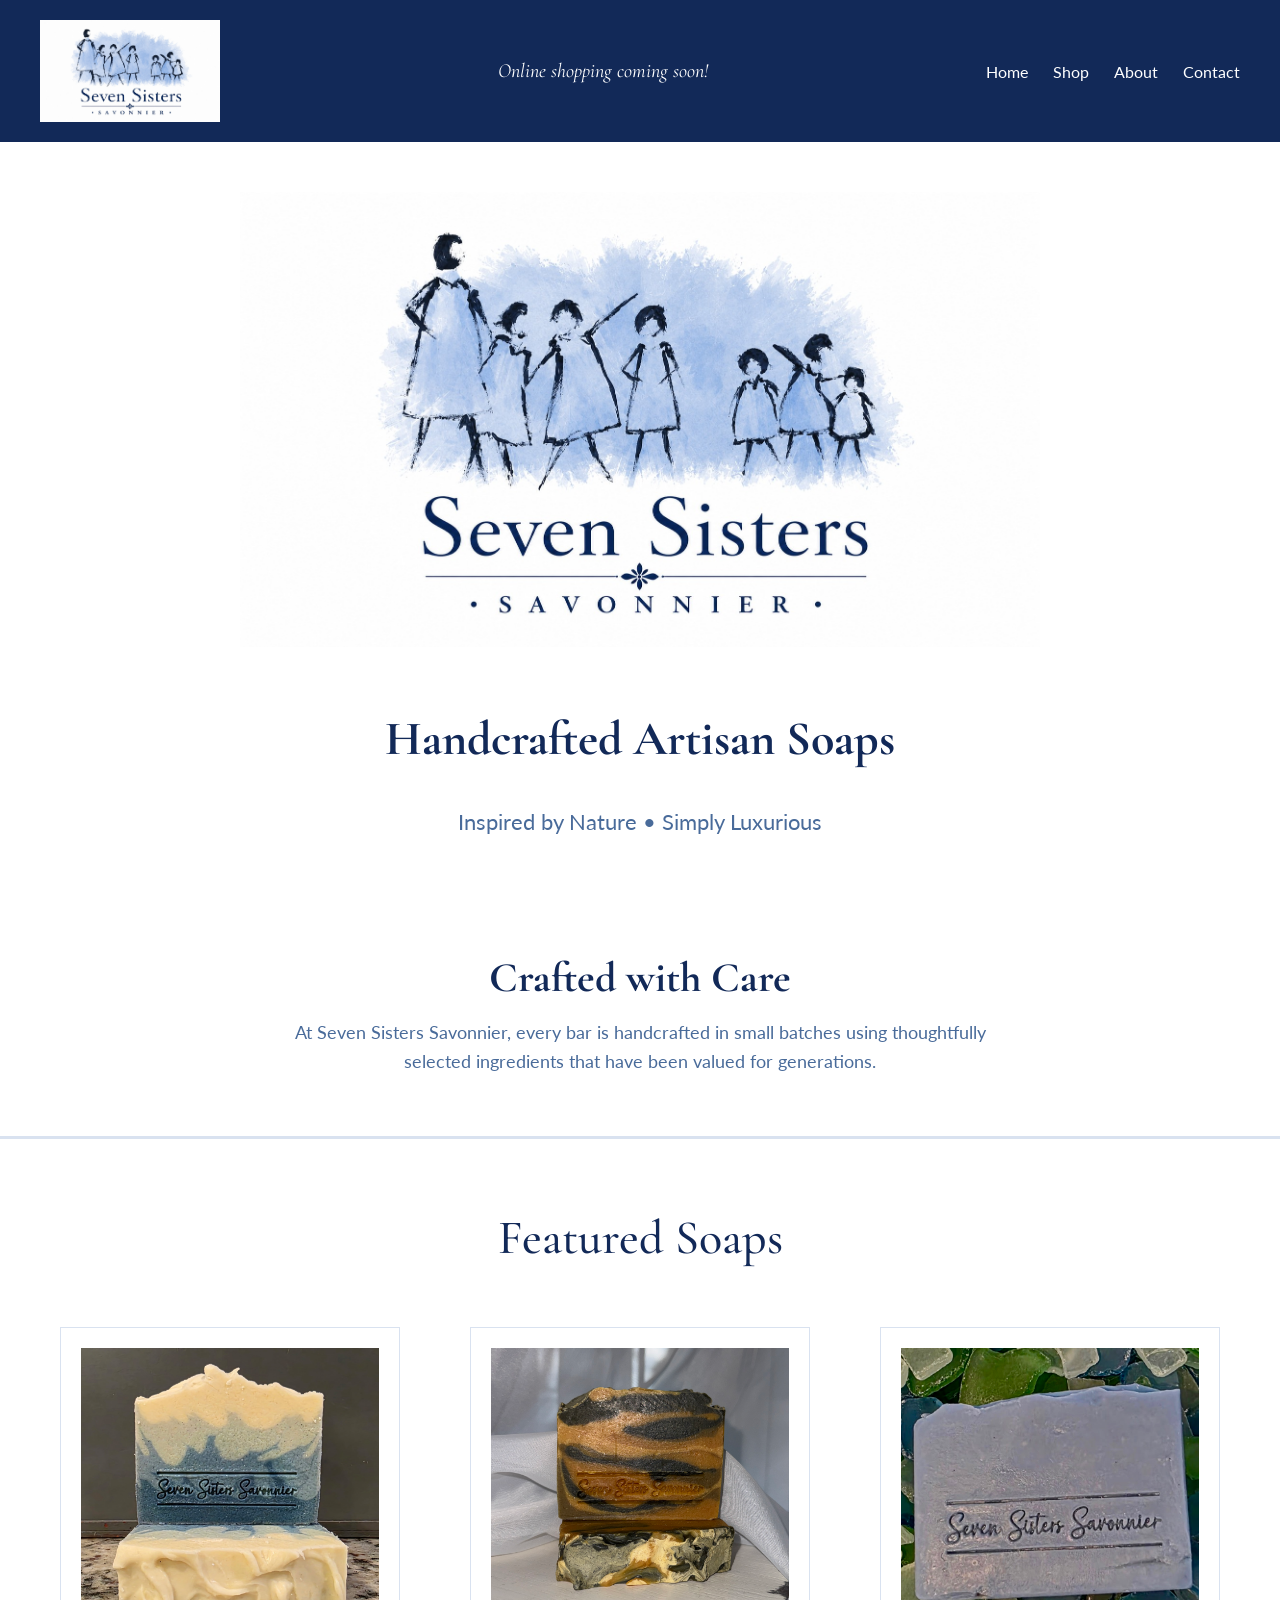
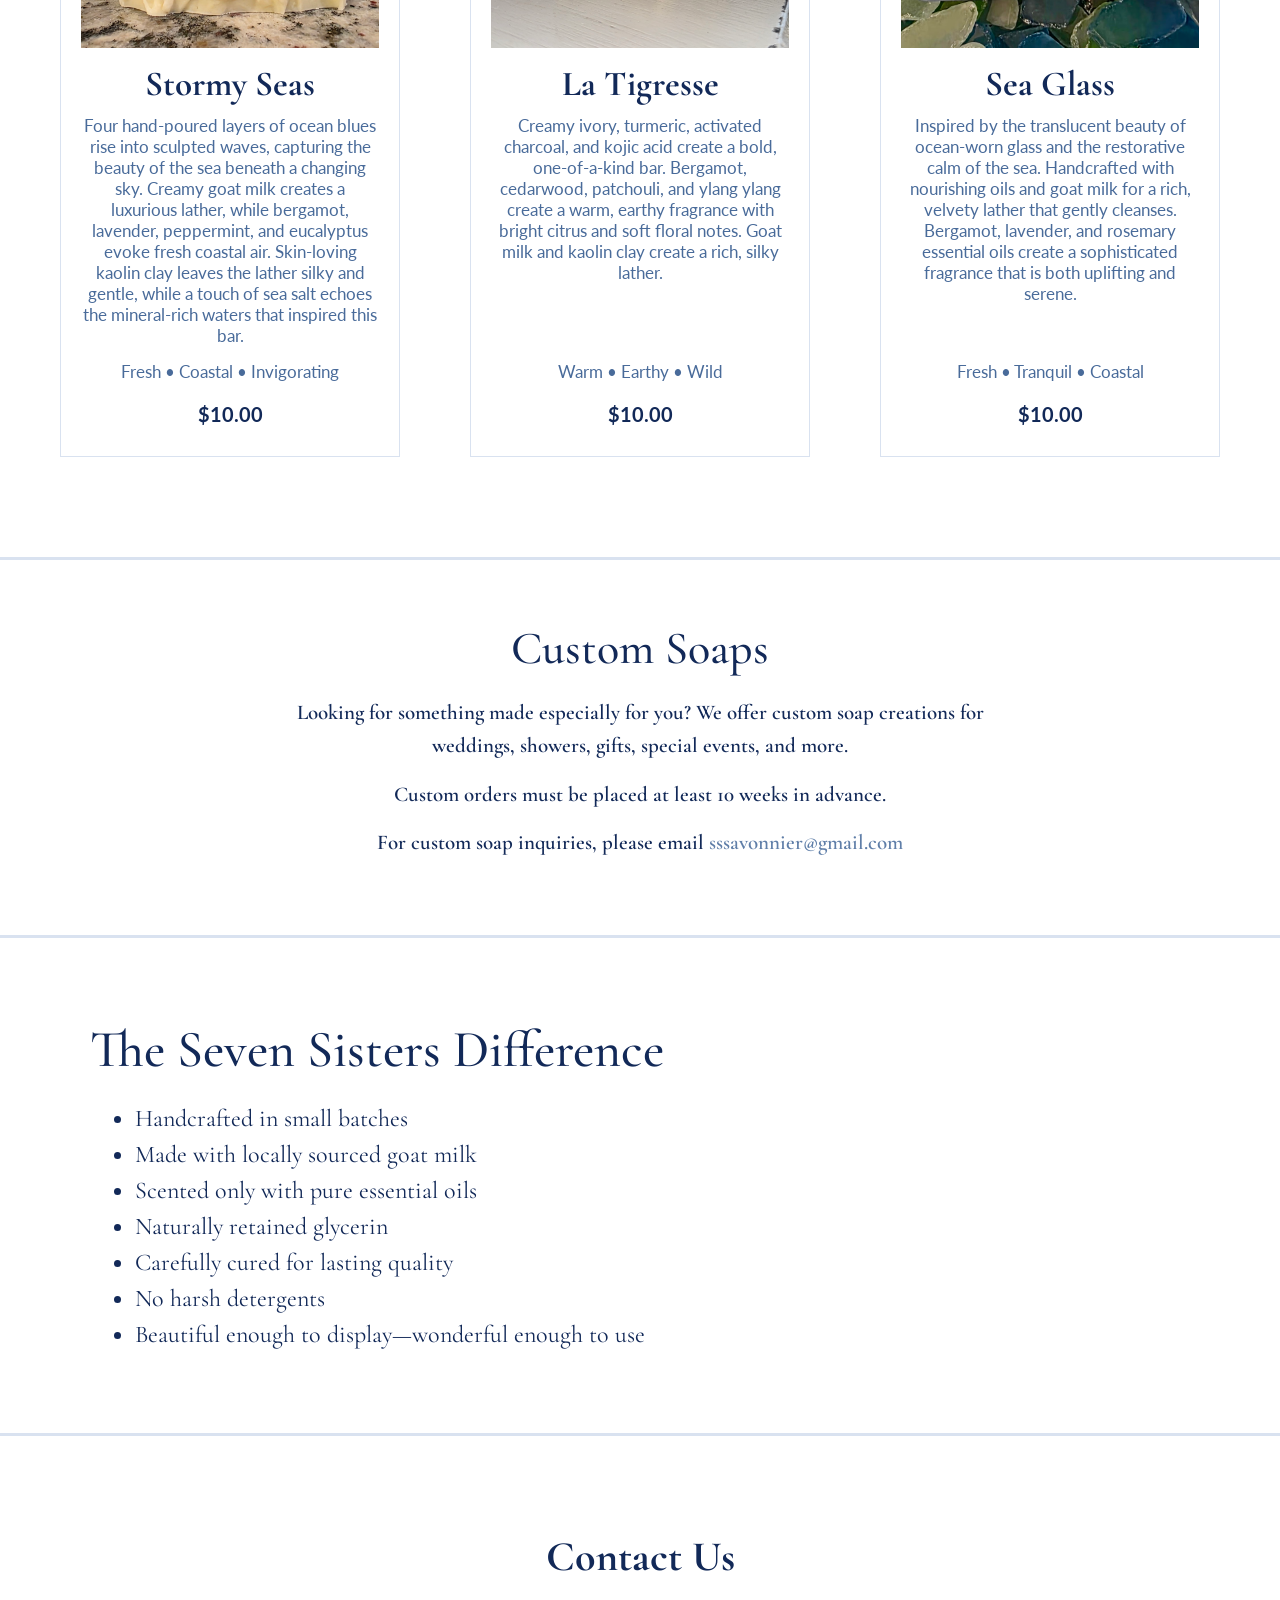
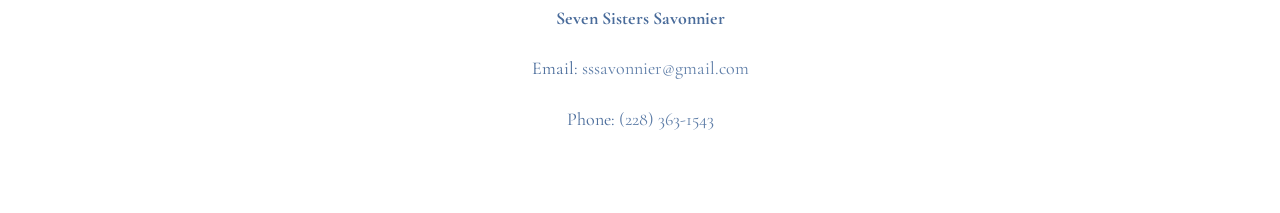
<file: index.html>
<!DOCTYPE html>
<html>
    <head>
        <title>Seven Sisters Soaps</title>
        <meta name="viewport" content="width=device-width, initial-scale=1.0">
        <link href="https://fonts.googleapis.com/css2?family=Cormorant+Garamond:wght@500;600;700&family=Lato:wght@400;700&display=swap" rel="stylesheet">
        <link rel="stylesheet" href="style.css">
        </head>

<body>
<nav>
    <img src="images/logo.jpg" alt="Seven Sisters Savonnier logo" class="logo">
    <p class="shopping-message">Online shopping coming soon!</p>
     <ul>
        <li><a href="#home">Home</a></li>
        <li><a href="shop.html">Shop</a></li>
        <li><a href="#seven-sisters-difference">About</a></li>
        <li><a href="#contact">Contact</a></li>
    </ul>
</nav>
   
<section class="hero" id="home">
    <img src="images/logo.jpg" alt="Seven Sisters Savonnier logo" class="hero-logo">
    <h1>Handcrafted Artisan Soaps</h1>
    <p> 
        Inspired by Nature • Simply Luxurious
    </p>
</section>
<section class="brand-intro" id="brand-intro">
    <h2>Crafted with Care</h2>
    <p>
        At Seven Sisters Savonnier, every bar is handcrafted in small
batches using thoughtfully selected ingredients that have been valued
for generations.
    </p>
</section>
<section class="featured-soaps" id="featured-soaps">
    <h2>Featured Soaps</h2>
    <div class="product-grid">
        <div class="product-card">
        <img src="images/stormy-seas.jpeg" alt="Stormy Seas handmade soap">
        <h3>Stormy Seas</h3>
        <p class="description">Four hand-poured layers of ocean blues rise into sculpted waves, capturing the beauty of the sea beneath a changing sky. Creamy goat milk creates a luxurious lather, while bergamot, lavender, peppermint, and eucalyptus evoke fresh coastal air. Skin-loving kaolin clay leaves the lather silky and gentle, while a touch of sea salt echoes the mineral-rich waters that inspired this bar.
        </p>
        <p class="product-tagline">Fresh • Coastal • Invigorating</p>
     <p class="price">$10.00</p>
        </div>
        <div class="product-card">
       <img src="images/la-tigresse1.jpg" alt="La Tigresse handmade soap">
        <h3>La Tigresse</h3>
        <p class="description">Creamy ivory, turmeric, activated charcoal, and kojic acid create a bold, one-of-a-kind bar. Bergamot, cedarwood, patchouli, and ylang ylang create a warm, earthy fragrance with bright citrus and soft floral notes. Goat milk and kaolin clay create a rich, silky lather.</p>
        <p class="product-tagline">Warm • Earthy • Wild</p>
        <p class="price">$10.00</p>
        </div> 
        <div class="product-card">
            <img src="images/sea-glass1.jpeg" alt="Sea Glass handmade soap">
            <h3> Sea Glass</h3>
            <p class="description">Inspired by the translucent beauty of ocean-worn glass and the restorative calm of the sea. Handcrafted with nourishing oils and goat milk for a rich, velvety lather that gently cleanses. Bergamot, lavender, and rosemary essential oils create a sophisticated fragrance that is both uplifting and serene.</p>
            <p class="product-tagline">Fresh • Tranquil • Coastal</p>
            <p class="price">$10.00</p>
        </div>
    </div>
</section>
<section class="custom-soaps">
    <h2>Custom Soaps</h2>

    <p>
        Looking for something made especially for you? We offer custom soap
        creations for weddings, showers, gifts, special events, and more.
    </p>

    <p class="custom-order-note">
    Custom orders must be placed at least 10 weeks in advance.
    </p>

    <p>
        For custom soap inquiries, please email
        <a href="mailto:sssavonnier@gmail.com">sssavonnier@gmail.com</a>
    </p>

</section> 

<section class="seven-sisters-difference" id="seven-sisters-difference">

    <h2>The Seven Sisters Difference</h2>

    <ul>
        <li>Handcrafted in small batches</li>
        <li>Made with locally sourced goat milk</li>
        <li>Scented only with pure essential oils</li>
        <li>Naturally retained glycerin</li>
        <li>Carefully cured for lasting quality</li>
        <li>No harsh detergents</li>
        <li>Beautiful enough to display—wonderful enough to use</li>
    </ul>
    
</section>
<section class="contact" id="contact">
    <h2>Contact Us</h2>

    <p><strong>Seven Sisters Savonnier</strong></p>

    <p>
        Email:
        <a href="mailto:sssavonnier@gmail.com">
            sssavonnier@gmail.com
        </a>
    </p>

    <p>
        Phone:
        <a href="tel:+12283631543">
            (228) 363-1543
        </a>
    </p>
</section>
<script>
    window.addEventListener('scroll', function() {
        const nav = document.querySelector('nav');

        if (window.scrollY > 50) {
            nav.classList.add('scrolled');
        } else {
            nav.classList.remove('scrolled');
        }
    });
</script>
    </body>
    </html>
</file>
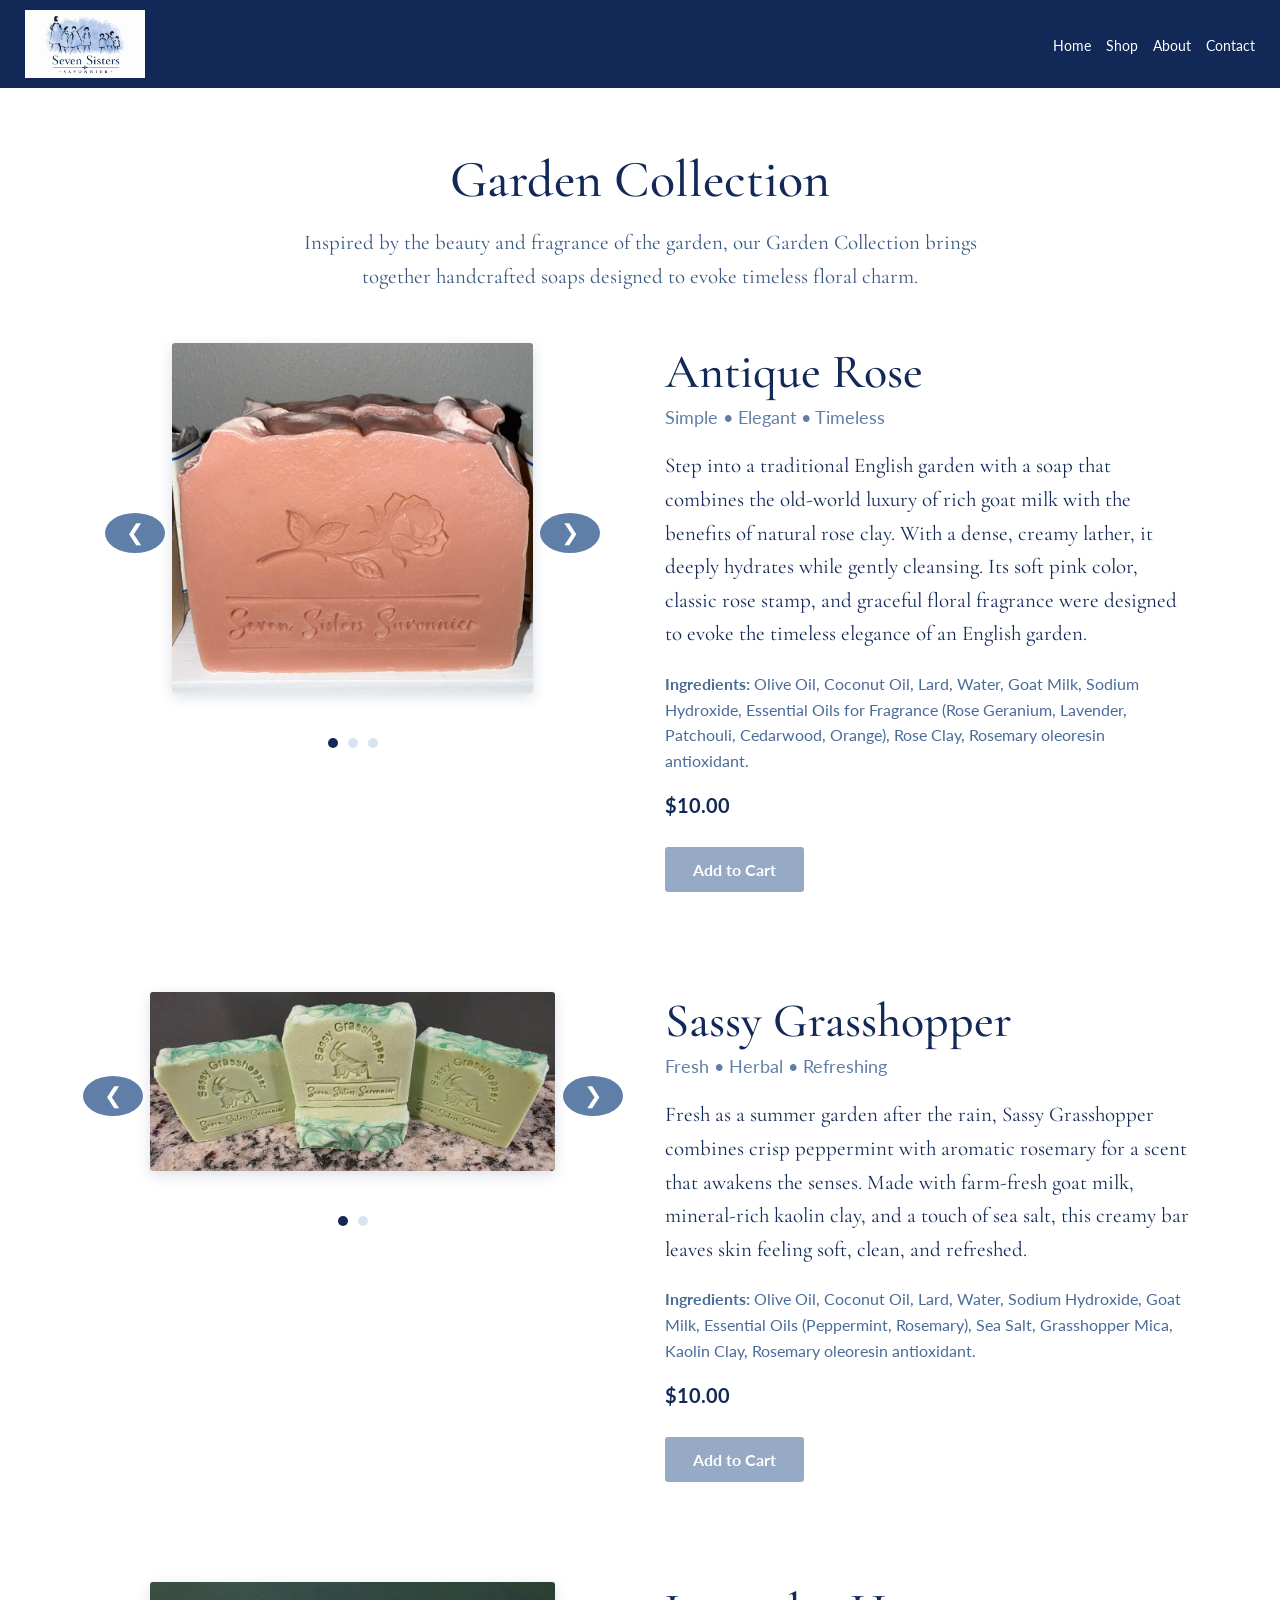
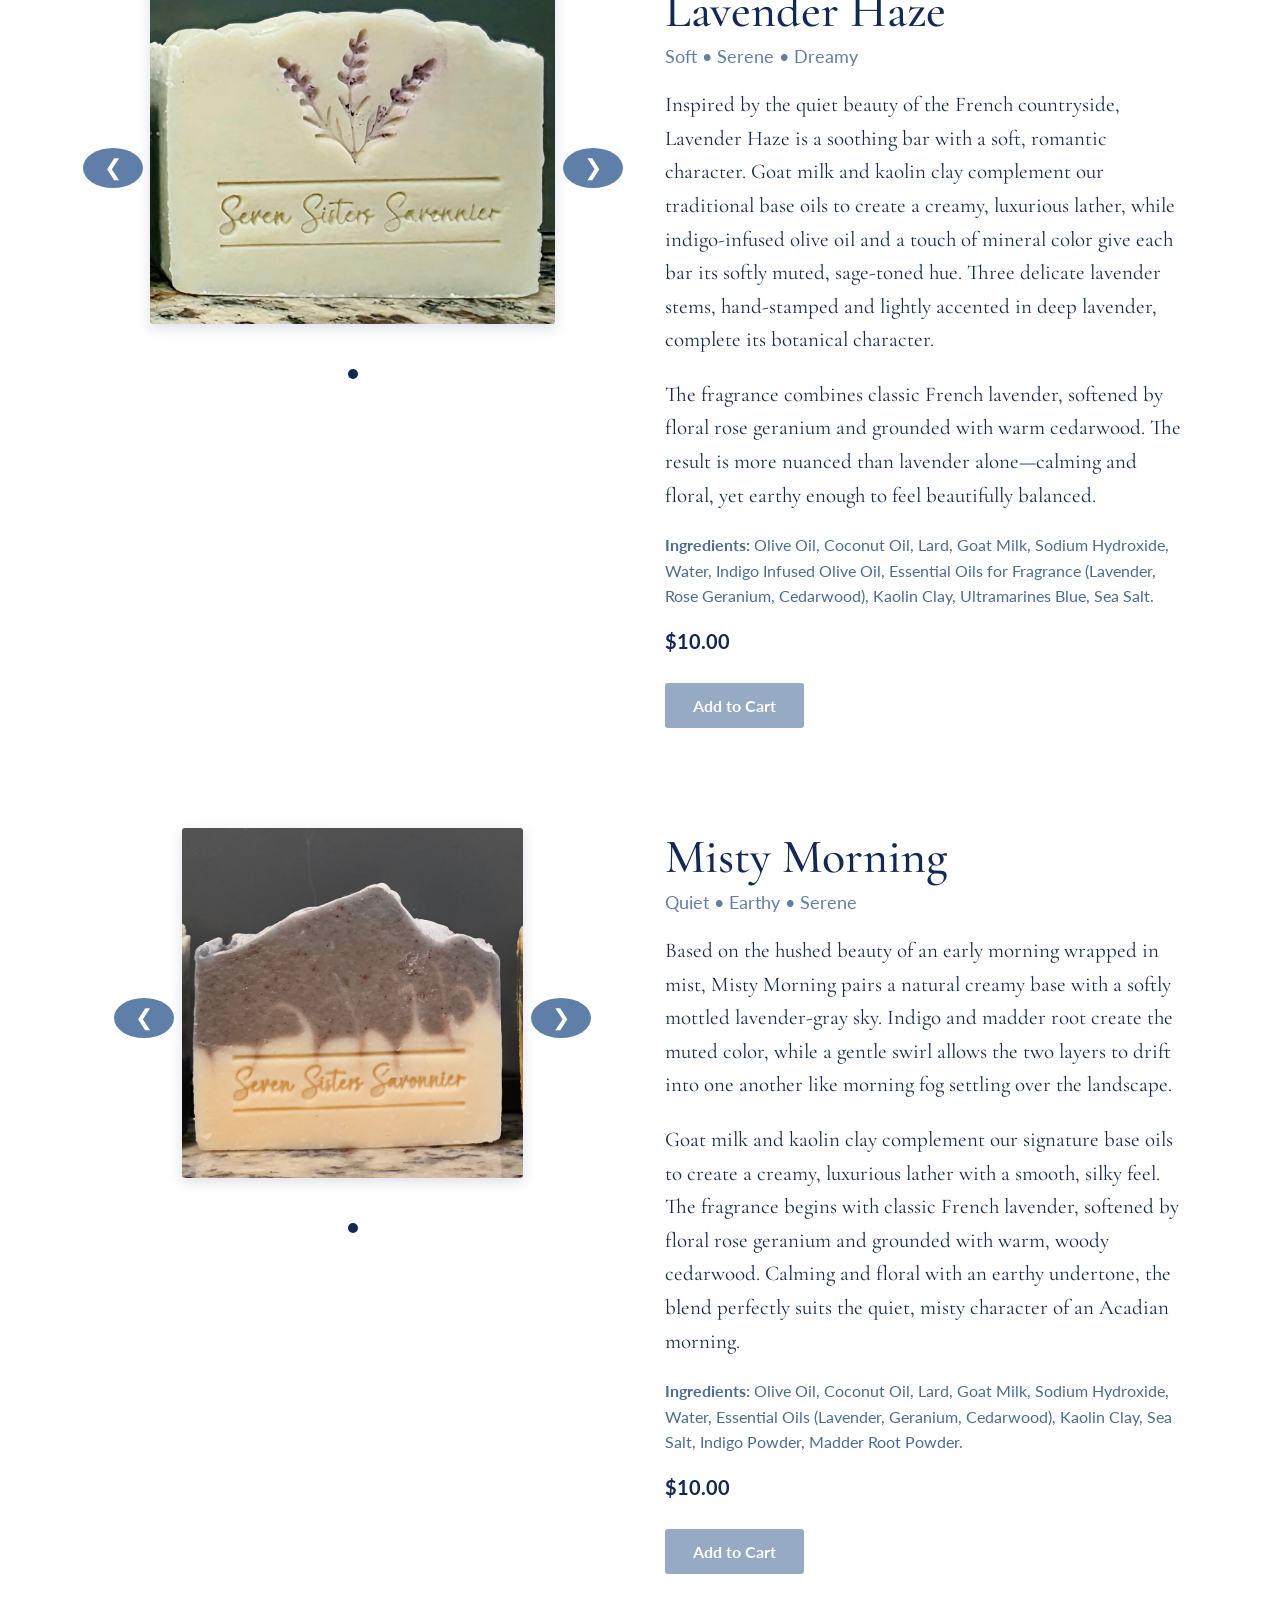
<file: garden-collection.html>
<!DOCTYPE html>
<html>
<head>
    <title>Garden Collection | Seven Sisters Savonnier</title>
    <meta name="viewport" content="width=device-width, initial-scale=1.0">

    <link href="https://fonts.googleapis.com/css2?family=Cormorant+Garamond:wght@500;600;700&family=Lato:wght@400;700&display=swap" rel="stylesheet">

    <link rel="stylesheet" href="style.css">
</head>

<body>

<nav class="secondary-nav">
    <img src="images/logo.jpg" alt="Seven Sisters Savonnier logo" class="logo">

    <ul>
        <li><a href="index.html">Home</a></li>
        <li><a href="shop.html">Shop</a></li>
        <li><a href="index.html#seven-sisters-difference">About</a></li>
        <li><a href="index.html#contact">Contact</a></li>
    </ul>
</nav>

<section class="collection-page">

    <h1>Garden Collection</h1>

    <p class="collection-intro">
        Inspired by the beauty and fragrance of the garden, our Garden Collection
        brings together handcrafted soaps designed to evoke timeless floral charm.
    </p>
 <div class="collection-soap">
    <div class="soap-gallery">

    <button class="soap-gallery-arrow soap-gallery-prev" type="button" aria-label="Previous photo">
        &#10094;
    </button>

        <div class="soap-gallery-image">
             <img src="images/antique-rose3.jpg" alt="Antique Rose handmade soap">
        </div>
        <div class="soap-gallery-dots">
             <button type="button" class="soap-gallery-dot active" aria-label="Show photo 1"></button>
             <button type="button" class="soap-gallery-dot" aria-label="Show photo 2"></button>
             <button type="button" class="soap-gallery-dot" aria-label="Show photo 3"></button>
        </div>

    <button class="soap-gallery-arrow soap-gallery-next" type="button" aria-label="Next photo">
        &#10095;
    </button>

    </div>

    <div class="collection-soap-info">
        <h2>Antique Rose</h2>

        <p class="product-tagline">Simple • Elegant • Timeless</p>

        <p class="shop-description">
            Step into a traditional English garden with a soap that combines
            the old-world luxury of rich goat milk with the benefits of natural 
            rose clay. With a dense, creamy lather, it deeply hydrates while 
            gently cleansing. Its soft pink color, classic rose stamp, and 
            graceful floral fragrance were designed to evoke the timeless elegance
            of an English garden.
        </p>

        <p class="ingredients">
              <strong>Ingredients:</strong>
                 Olive Oil, Coconut Oil, Lard, Water, Goat Milk, Sodium Hydroxide,
                 Essential Oils for Fragrance (Rose Geranium, Lavender, Patchouli,
                Cedarwood, Orange), Rose Clay, Rosemary oleoresin antioxidant.
        </p>

        <p class="price">$10.00</p>
        <button class="add-to-cart" type="button" disabled>
              Add to Cart
        </button>
    </div>
 </div>
 <div class="collection-soap">

    <div class="soap-gallery">

        <button class="soap-gallery-arrow soap-gallery-prev"
                type="button" aria-label="Previous photo">
            &#10094;
        </button>

        <div class="soap-gallery-image">
            <img src="images/sassy-grasshopper.jpeg"
                 alt="Sassy Grasshopper handmade soap">
        </div>

        <button class="soap-gallery-arrow soap-gallery-next"
                type="button" aria-label="Next photo">
            &#10095;
        </button>

        <div class="soap-gallery-dots">
            <button type="button" class="soap-gallery-dot active"
                    aria-label="Show photo 1"></button>
            <button type="button" class="soap-gallery-dot"
                    aria-label="Show photo 2"></button>
        </div>

    </div>

    <div class="collection-soap-info">
        <h2>Sassy Grasshopper</h2>

        <p class="product-tagline">Fresh • Herbal • Refreshing</p>

        <p class="shop-description">
            Fresh as a summer garden after the rain, Sassy Grasshopper
            combines crisp peppermint with aromatic rosemary for a scent
            that awakens the senses. Made with farm-fresh goat milk,
            mineral-rich kaolin clay, and a touch of sea salt, this creamy
            bar leaves skin feeling soft, clean, and refreshed.
        </p>

        <p class="ingredients">
            <strong>Ingredients:</strong>
            Olive Oil, Coconut Oil, Lard, Water, Sodium Hydroxide,
            Goat Milk, Essential Oils (Peppermint, Rosemary), Sea Salt,
            Grasshopper Mica, Kaolin Clay, Rosemary oleoresin antioxidant.
        </p>

        <p class="price">$10.00</p>

        <button class="add-to-cart" type="button" disabled>
            Add to Cart
        </button>
    </div>

 </div>
 
 <div class="collection-soap">

    <div class="soap-gallery">

        <button class="soap-gallery-arrow soap-gallery-prev"
                type="button" aria-label="Previous photo">
            &#10094;
        </button>

        <div class="soap-gallery-image">
            <img src="images/lavender-haze.jpg"
                 alt="Lavender Haze handmade soap">
        </div>

        <button class="soap-gallery-arrow soap-gallery-next"
                type="button" aria-label="Next photo">
            &#10095;
        </button>

        <div class="soap-gallery-dots">
            <button type="button" class="soap-gallery-dot active"
                    aria-label="Show photo 1"></button>
        </div>

    </div>

    <div class="collection-soap-info">
        <h2>Lavender Haze</h2>

        <p class="product-tagline">Soft • Serene • Dreamy</p>

        <p class="shop-description">
            Inspired by the quiet beauty of the French countryside,
            Lavender Haze is a soothing bar with a soft, romantic
            character. Goat milk and kaolin clay complement our
            traditional base oils to create a creamy, luxurious lather,
            while indigo-infused olive oil and a touch of mineral color
            give each bar its softly muted, sage-toned hue. Three delicate
            lavender stems, hand-stamped and lightly accented in deep
            lavender, complete its botanical character.
        </p>

        <p class="shop-description">
            The fragrance combines classic French lavender, softened
            by floral rose geranium and grounded with warm cedarwood.
            The result is more nuanced than lavender alone—calming and
            floral, yet earthy enough to feel beautifully balanced.
        </p>

        <p class="ingredients">
            <strong>Ingredients:</strong>
            Olive Oil, Coconut Oil, Lard, Goat Milk, Sodium Hydroxide,
            Water, Indigo Infused Olive Oil, Essential Oils for Fragrance
            (Lavender, Rose Geranium, Cedarwood), Kaolin Clay,
            Ultramarines Blue, Sea Salt.
        </p>

        <p class="price">$10.00</p>

        <button class="add-to-cart" type="button" disabled>
            Add to Cart
        </button>
    </div>

 </div>
 
<div class="collection-soap">

    <div class="soap-gallery">

        <button class="soap-gallery-arrow soap-gallery-prev"
                type="button" aria-label="Previous photo">
            &#10094;
        </button>

        <div class="soap-gallery-image">
            <img src="images/misty-morning.jpg"
                 alt="Misty Morning handmade soap">
        </div>

        <button class="soap-gallery-arrow soap-gallery-next"
                type="button" aria-label="Next photo">
            &#10095;
        </button>

        <div class="soap-gallery-dots">
            <button type="button" class="soap-gallery-dot active"
                    aria-label="Show photo 1"></button>
        </div>

    </div>

    <div class="collection-soap-info">
        <h2>Misty Morning</h2>

        <p class="product-tagline">Quiet • Earthy • Serene</p>

        <p class="shop-description">
            Based on the hushed beauty of an early morning wrapped in mist,
            Misty Morning pairs a natural creamy base with a softly mottled
            lavender-gray sky. Indigo and madder root create the muted color,
            while a gentle swirl allows the two layers to drift into one
            another like morning fog settling over the landscape.
        </p>

        <p class="shop-description">
            Goat milk and kaolin clay complement our signature base oils to
            create a creamy, luxurious lather with a smooth, silky feel.
            The fragrance begins with classic French lavender, softened by
            floral rose geranium and grounded with warm, woody cedarwood.
            Calming and floral with an earthy undertone, the blend perfectly
            suits the quiet, misty character of an Acadian morning.
        </p>

        <p class="ingredients">
            <strong>Ingredients:</strong>
            Olive Oil, Coconut Oil, Lard, Goat Milk, Sodium Hydroxide,
            Water, Essential Oils (Lavender, Geranium, Cedarwood),
            Kaolin Clay, Sea Salt, Indigo Powder, Madder Root Powder.
        </p>

        <p class="price">$10.00</p>

        <button class="add-to-cart" type="button" disabled>
            Add to Cart
        </button>
    </div>

</div>

</section>

<script>
    document.querySelectorAll('.soap-gallery').forEach((gallery) => {
               const productName = gallery.closest('.collection-soap')
            .querySelector('.collection-soap-info h2')
            .textContent.trim();

        let soapPhotos;

        if (productName === 'Antique Rose') {
            soapPhotos = [
                'images/antique-rose3.jpg',
                'images/antique-rose.jpg',
                'images/antique-rose2.jpg'
            ];
        } else if (productName === 'Sassy Grasshopper') {
            soapPhotos = [
                'images/sassy-grasshopper.jpeg',
                'images/sassy-grasshopper2.jpg'
            ];
        } else if (productName === 'Lavender Haze') {
            soapPhotos = [
                'images/lavender-haze.jpg'
            ];
        }         else if (productName === 'Misty Morning') {
            soapPhotos = [
                'images/misty-morning.jpg'
            ];
        }

        let currentSoapPhoto = 0;

        const soapImage = gallery.querySelector('.soap-gallery-image img');
        const previousButton = gallery.querySelector('.soap-gallery-prev');
        const nextButton = gallery.querySelector('.soap-gallery-next');
        const soapDots = gallery.querySelectorAll('.soap-gallery-dot');

        function showSoapPhoto(index) {
            currentSoapPhoto = index;
            soapImage.src = soapPhotos[index];

            soapDots.forEach((dot, i) => {
                dot.classList.toggle('active', i === index);
            });
        }

        previousButton.addEventListener('click', () => {
            showSoapPhoto(
                (currentSoapPhoto - 1 + soapPhotos.length) % soapPhotos.length
            );
        });

        nextButton.addEventListener('click', () => {
            showSoapPhoto((currentSoapPhoto + 1) % soapPhotos.length);
        });

        soapDots.forEach((dot, i) => {
            dot.addEventListener('click', () => showSoapPhoto(i));
        });

        showSoapPhoto(0);
    });
</script>

</body>
</html>

</body>
</html>
</file>
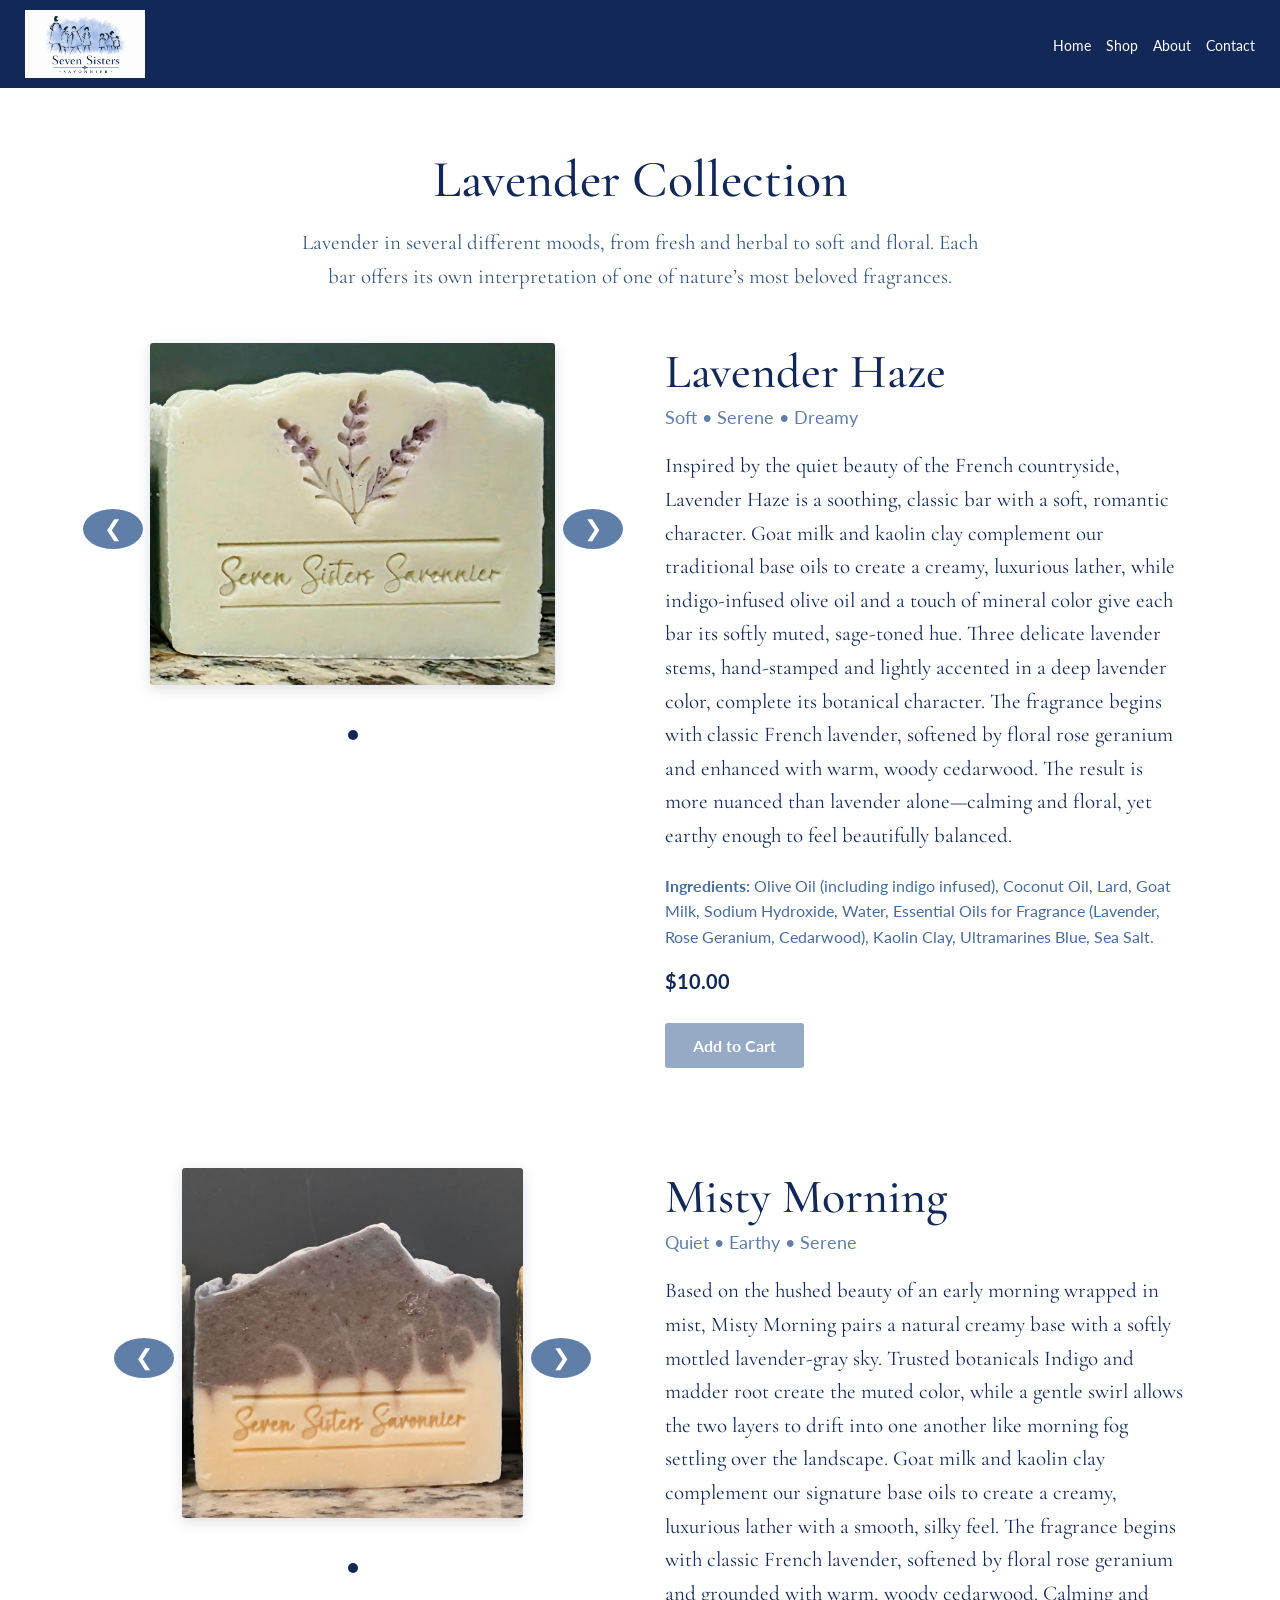
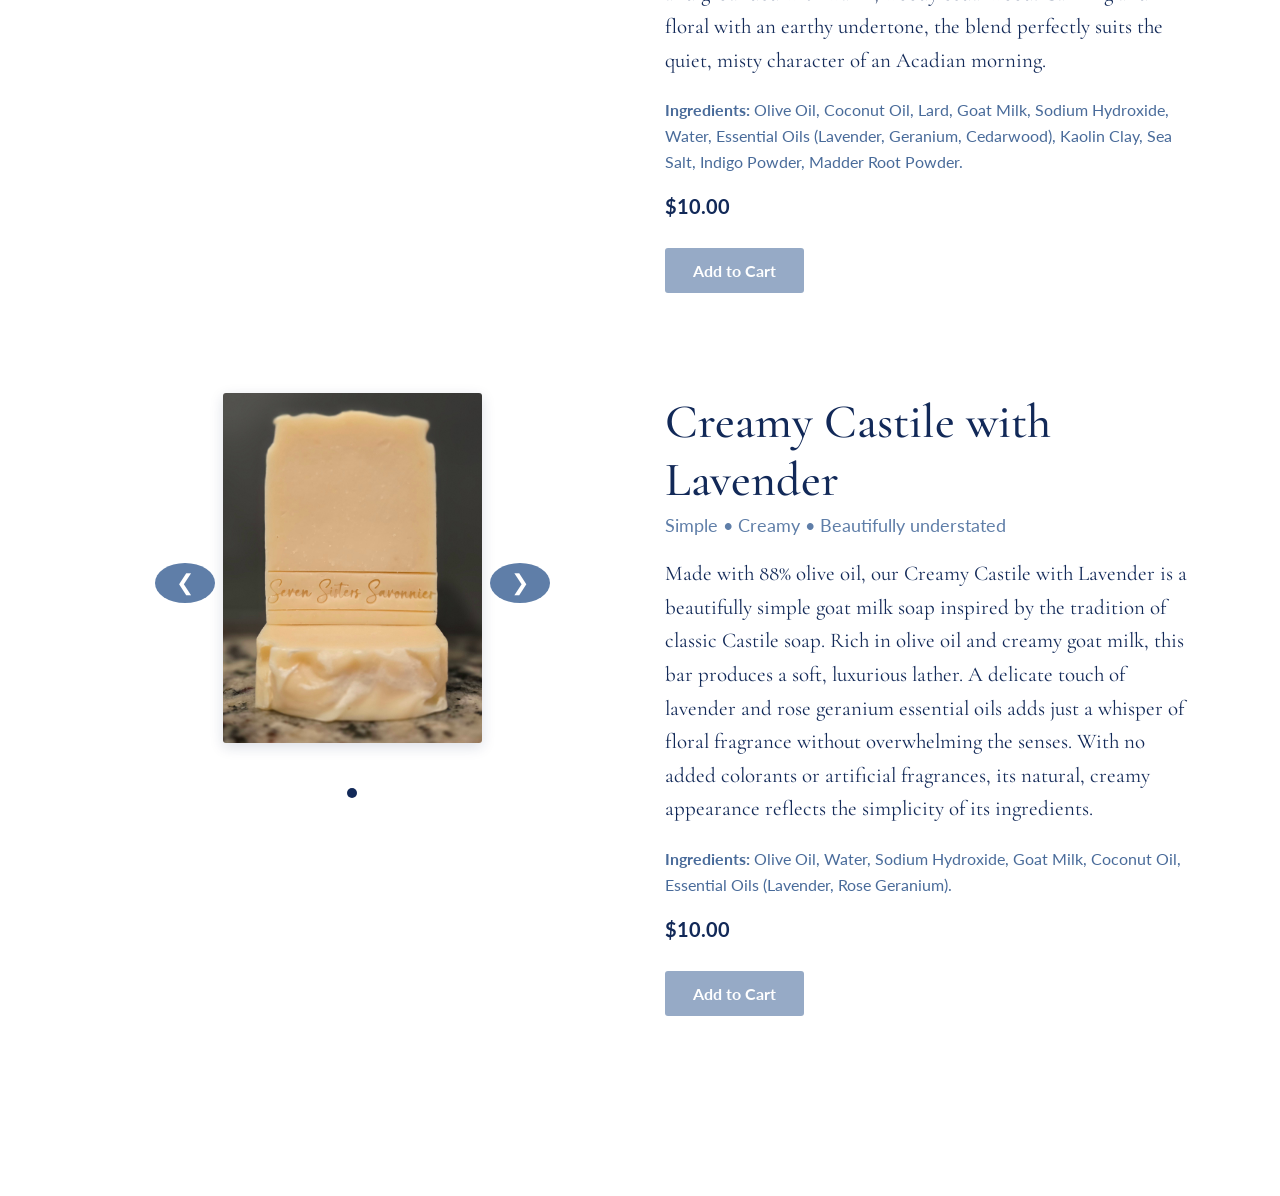
<file: lavender-collection.html>
<!DOCTYPE html>
<html>
<head>
    <title>Lavender Collection | Seven Sisters Savonnier</title>
    <meta name="viewport" content="width=device-width, initial-scale=1.0">

    <link href="https://fonts.googleapis.com/css2?family=Cormorant+Garamond:wght@500;600;700&family=Lato:wght@400;700&display=swap" rel="stylesheet">

    <link rel="stylesheet" href="style.css">
</head>

<body>

<nav class="secondary-nav">
    <img src="images/logo.jpg" alt="Seven Sisters Savonnier logo" class="logo">

    <ul>
        <li><a href="index.html">Home</a></li>
        <li><a href="shop.html">Shop</a></li>
        <li><a href="index.html#seven-sisters-difference">About</a></li>
        <li><a href="index.html#contact">Contact</a></li>
    </ul>
</nav>

<section class="collection-page">

    <h1>Lavender Collection</h1>

    <p class="collection-intro">
        Lavender in several different moods, from fresh and herbal to soft and floral.
        Each bar offers its own interpretation of one of nature’s most beloved fragrances.
    </p>
    <div class="collection-soap">
        <div class="soap-gallery">

            <button class="soap-gallery-arrow soap-gallery-prev" type="button" aria-label="Previous photo">
             &#10094;
            </button>

            <div class="soap-gallery-image">
                <img src="images/lavender-haze.jpg" alt="Lavender Haze handmade soap">
            </div>

            <div class="soap-gallery-dots">
                <button type="button" class="soap-gallery-dot active" 
                    aria-label="Show photo 1">
                </button>
            </div>

            <button class="soap-gallery-arrow soap-gallery-next" type="button" aria-label="Next photo">
                 &#10095;
            </button>

        </div>

        <div class="collection-soap-info">
            <h2>Lavender Haze</h2>

            <p class="product-tagline">Soft • Serene • Dreamy</p>

            <p class="shop-description">
                Inspired by the quiet beauty of the French countryside, Lavender Haze is a soothing, classic bar with a soft, romantic character. Goat milk and kaolin clay complement our traditional base oils to create a creamy, luxurious lather, while indigo-infused olive oil and a touch of mineral color give each bar its softly muted, sage-toned hue. Three delicate lavender stems, hand-stamped and lightly accented in a deep lavender color, complete its botanical character.

                The fragrance begins with classic French lavender, softened by floral rose geranium and enhanced with warm, woody cedarwood. The result is more nuanced than lavender alone—calming and floral, yet earthy enough to feel beautifully balanced.
            </p>

            <p class="ingredients">
                <strong>Ingredients:</strong>
                Olive Oil (including indigo infused), Coconut Oil, Lard, Goat Milk, Sodium Hydroxide, Water, Essential Oils for Fragrance (Lavender, Rose Geranium, Cedarwood), Kaolin Clay, Ultramarines Blue, Sea Salt.
            </p>

            <p class="price">$10.00</p>

            <button class="add-to-cart" type="button" disabled>
                Add to Cart
            </button>
        </div>
    </div>
    <div class="collection-soap">

        <div class="soap-gallery">

            <button class="soap-gallery-arrow soap-gallery-prev"
                type="button" aria-label="Previous photo">
                &#10094;
            </button>

            <div class="soap-gallery-image">
                <img src="images/misty-morning.jpg"
                 alt="Misty Morning handmade soap">
            </div>

            <button class="soap-gallery-arrow soap-gallery-next"
                type="button" aria-label="Next photo">
             &#10095;
            </button>

            <div class="soap-gallery-dots">
                <button type="button" class="soap-gallery-dot active"
                    aria-label="Show photo 1">
                </button>
            </div>

        </div>

        <div class="collection-soap-info">
            <h2>Misty Morning</h2>

            <p class="product-tagline">Quiet • Earthy • Serene</p>

            <p class="shop-description">
            Based on the hushed beauty of an early morning wrapped in mist,
            Misty Morning pairs a natural creamy base with a softly mottled
            lavender-gray sky. Trusted botanicals Indigo and madder root
            create the muted color, while a gentle swirl allows the two
            layers to drift into one another like morning fog settling
            over the landscape.

            Goat milk and kaolin clay complement our signature base oils
            to create a creamy, luxurious lather with a smooth, silky feel.
            The fragrance begins with classic French lavender, softened
            by floral rose geranium and grounded with warm, woody cedarwood.
            Calming and floral with an earthy undertone, the blend perfectly
            suits the quiet, misty character of an Acadian morning.
            </p>

            <p class="ingredients">
            <strong>Ingredients:</strong>
            Olive Oil, Coconut Oil, Lard, Goat Milk, Sodium Hydroxide,
            Water, Essential Oils (Lavender, Geranium, Cedarwood),
            Kaolin Clay, Sea Salt, Indigo Powder, Madder Root Powder.
            </p>

            <p class="price">$10.00</p>

            <button class="add-to-cart" type="button" disabled>
                Add to Cart
            </button>
        </div>

    </div>
    <div class="collection-soap">

        <div class="soap-gallery">

            <button class="soap-gallery-arrow soap-gallery-prev"
                type="button" aria-label="Previous photo">
             &#10094;
            </button>

            <div class="soap-gallery-image">
                <img src="images/creamy-castile.jpg"
                     alt="Creamy Castile with Lavender handmade soap">
            </div>

            <button class="soap-gallery-arrow soap-gallery-next"
                type="button" aria-label="Next photo">
                &#10095;
            </button>

            <div class="soap-gallery-dots">
                <button type="button" class="soap-gallery-dot active"
                    aria-label="Show photo 1">
                </button>
            </div>

        </div>

        <div class="collection-soap-info">
            <h2>Creamy Castile with Lavender</h2>

            <p class="product-tagline">Simple • Creamy • Beautifully understated</p>

            <p class="shop-description">
            Made with 88% olive oil, our Creamy Castile with Lavender is
            a beautifully simple goat milk soap inspired by the tradition
            of classic Castile soap.

            Rich in olive oil and creamy goat milk, this bar produces a
            soft, luxurious lather. A delicate touch of lavender and rose
            geranium essential oils adds just a whisper of floral fragrance
            without overwhelming the senses.

            With no added colorants or artificial fragrances, its natural,
            creamy appearance reflects the simplicity of its ingredients.
            </p>

            <p class="ingredients">
                <strong>Ingredients:</strong>
                Olive Oil, Water, Sodium Hydroxide, Goat Milk, Coconut Oil,
                Essential Oils (Lavender, Rose Geranium).
            </p>

             <p class="price">$10.00</p>

            <button class="add-to-cart" type="button" disabled>
             Add to Cart
            </button>
        </div>

    </div>

</section>

<script>
    document.querySelectorAll('.soap-gallery').forEach((gallery) => {
        const productName = gallery.closest('.collection-soap')
            .querySelector('.collection-soap-info h2')
            .textContent.trim();

        let soapPhotos;

        if (productName === 'Lavender Haze') {
            soapPhotos = [
                'images/lavender-haze.jpg'
            ];
        } else if (productName === 'Misty Morning') {
            soapPhotos = [
                'images/misty-morning.jpg'
            ];
        } else if (productName === 'Creamy Castile with Lavender') {
            soapPhotos = [
                'images/creamy-castile.jpg'
            ];
        }

        let currentSoapPhoto = 0;

        const soapImage = gallery.querySelector('.soap-gallery-image img');
        const previousButton = gallery.querySelector('.soap-gallery-prev');
        const nextButton = gallery.querySelector('.soap-gallery-next');
        const soapDots = gallery.querySelectorAll('.soap-gallery-dot');

        function showSoapPhoto(index) {
            currentSoapPhoto = index;
            soapImage.src = soapPhotos[index];

            soapDots.forEach((dot, i) => {
                dot.classList.toggle('active', i === index);
            });
        }

        previousButton.addEventListener('click', () => {
            showSoapPhoto(
                (currentSoapPhoto - 1 + soapPhotos.length) % soapPhotos.length
            );
        });

        nextButton.addEventListener('click', () => {
            showSoapPhoto(
                (currentSoapPhoto + 1) % soapPhotos.length
            );
        });

        soapDots.forEach((dot, i) => {
            dot.addEventListener('click', () => showSoapPhoto(i));
        });

        showSoapPhoto(0);
    });
</script>

</body>
</html>

</body>
</html>
</file>
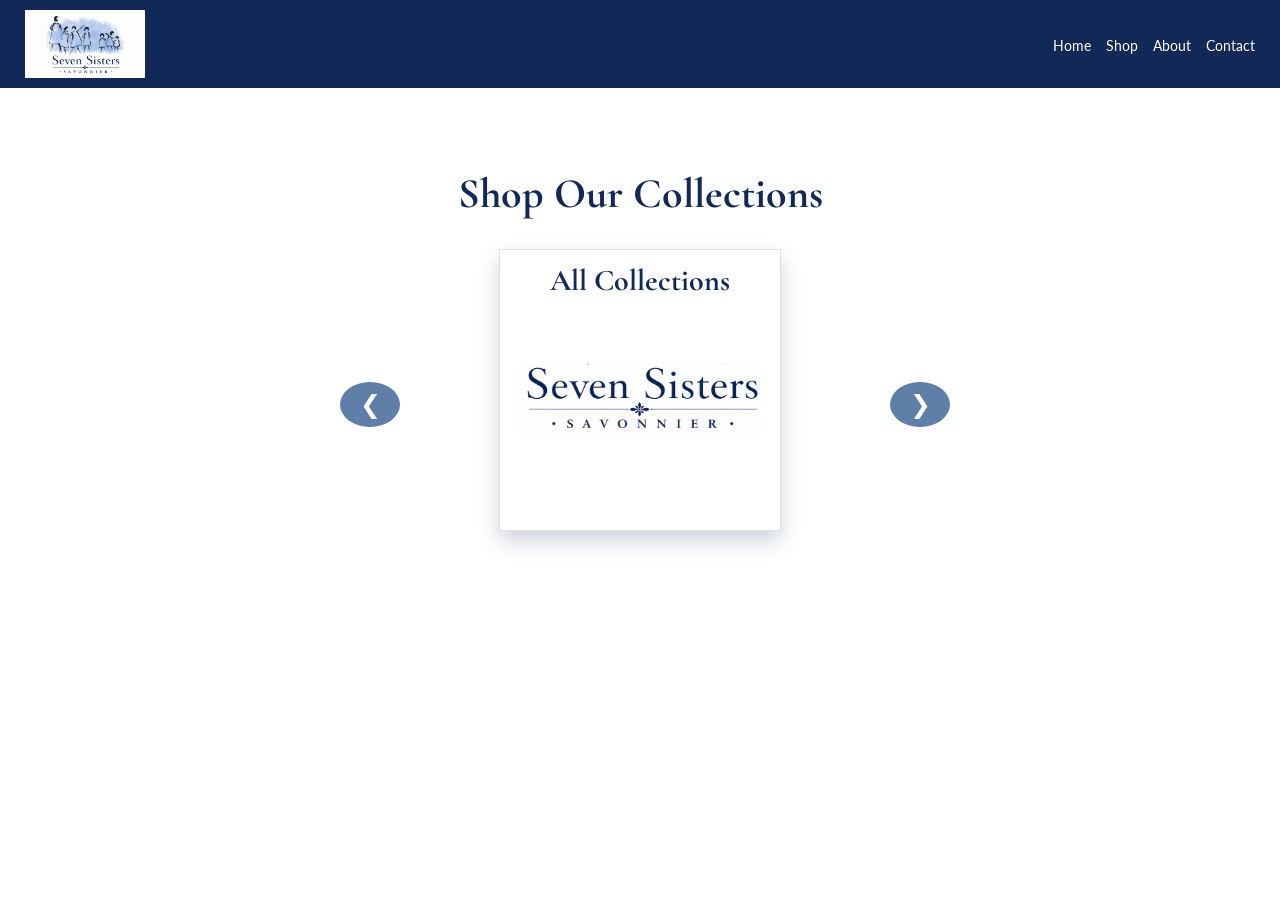
<file: shop.html>
<!DOCTYPE html>
<html>
<head>
    <title>Shop | Seven Sisters Savonnier</title>

    <meta name="viewport" content="width=device-width, initial-scale=1.0">

    <link href="https://fonts.googleapis.com/css2?family=Cormorant+Garamond:wght@500;600;700&family=Lato:wght@400;700&display=swap" rel="stylesheet">

    <link rel="stylesheet" href="style.css">
</head>

<body>

<nav class="secondary-nav">
    <img src="images/logo.jpg" alt="Seven Sisters Savonnier logo" class="logo">

    <ul>
        <li><a href="index.html">Home</a></li>
        <li><a href="shop.html">Shop</a></li>
        <li><a href="index.html#seven-sisters-difference">About</a></li>
        <li><a href="index.html#contact">Contact</a></li>
    </ul>
</nav>
<section class="collections">
    <h2>Shop Our Collections</h2>

    <div class="collection-carousel">

        <button class="collection-arrow collection-prev" type="button" aria-label="Previous collection">
            &#10094;
        </button>

        <div class="collection-card-wrapper">

           <a href="#" class="collection-card">
             <h3>All Collections</h3>
                <img src="images/all-collections-img.png" alt="All Collections">
             </a>
            <a href="garden-collection.html" class="collection-card">
                <h3>Garden Collection</h3>
                <img src="images/garden-collection-img.png" alt="Garden Collection">
            </a>
             <a href="spa-collection.html" class="collection-card">
                 <h3>Spa Collection</h3>
                <img src="images/spa-collection-img.png" alt="Spa Collection">
            </a>

            <a href="lavender-collection.html" class="collection-card">
                 <h3>Lavender Collection</h3>
                 <img src="images/lavender-collection-img.png" alt="Lavender Collection">
            </a>

            <a href="#" class="collection-card">
                <h3>Sensitive Skin Collection</h3>
                <img src="images/sensitive-skin-collection-img.png" alt="Sensitive Skin Collection">
            </a>

            <a href="#" class="collection-card">
                <h3>Signature Collection</h3>
                <img src="images/signature-collection-img.png" alt="Signature Collection">
            </a>

            <a href="#" class="collection-card">
                <h3>Earth and Sea Collection</h3>
                <img src="images/earth-and-sea-collection-img.png" alt="Earth and Sea Collection">
            </a>   
        </div>

        <button class="collection-arrow collection-next" type="button" aria-label="Next collection">
            &#10095;
        </button>

    </div>
</section>
<script>
    const cards = document.querySelectorAll('.collection-card');
    const previousButton = document.querySelector('.collection-prev');
    const nextButton = document.querySelector('.collection-next');

    let currentCollection = 0;

    function showCollection(index) {
        cards.forEach((card, i) => {
            card.style.display = i === index ? 'block' : 'none';
        });
    }

    previousButton.addEventListener('click', () => {
        currentCollection--;

        if (currentCollection < 0) {
            currentCollection = cards.length - 1;
        }

        showCollection(currentCollection);
    });

    nextButton.addEventListener('click', () => {
        currentCollection++;

        if (currentCollection >= cards.length) {
            currentCollection = 0;
        }

        showCollection(currentCollection);
    });

    showCollection(currentCollection);
</script>
</body>
</html>
</file>
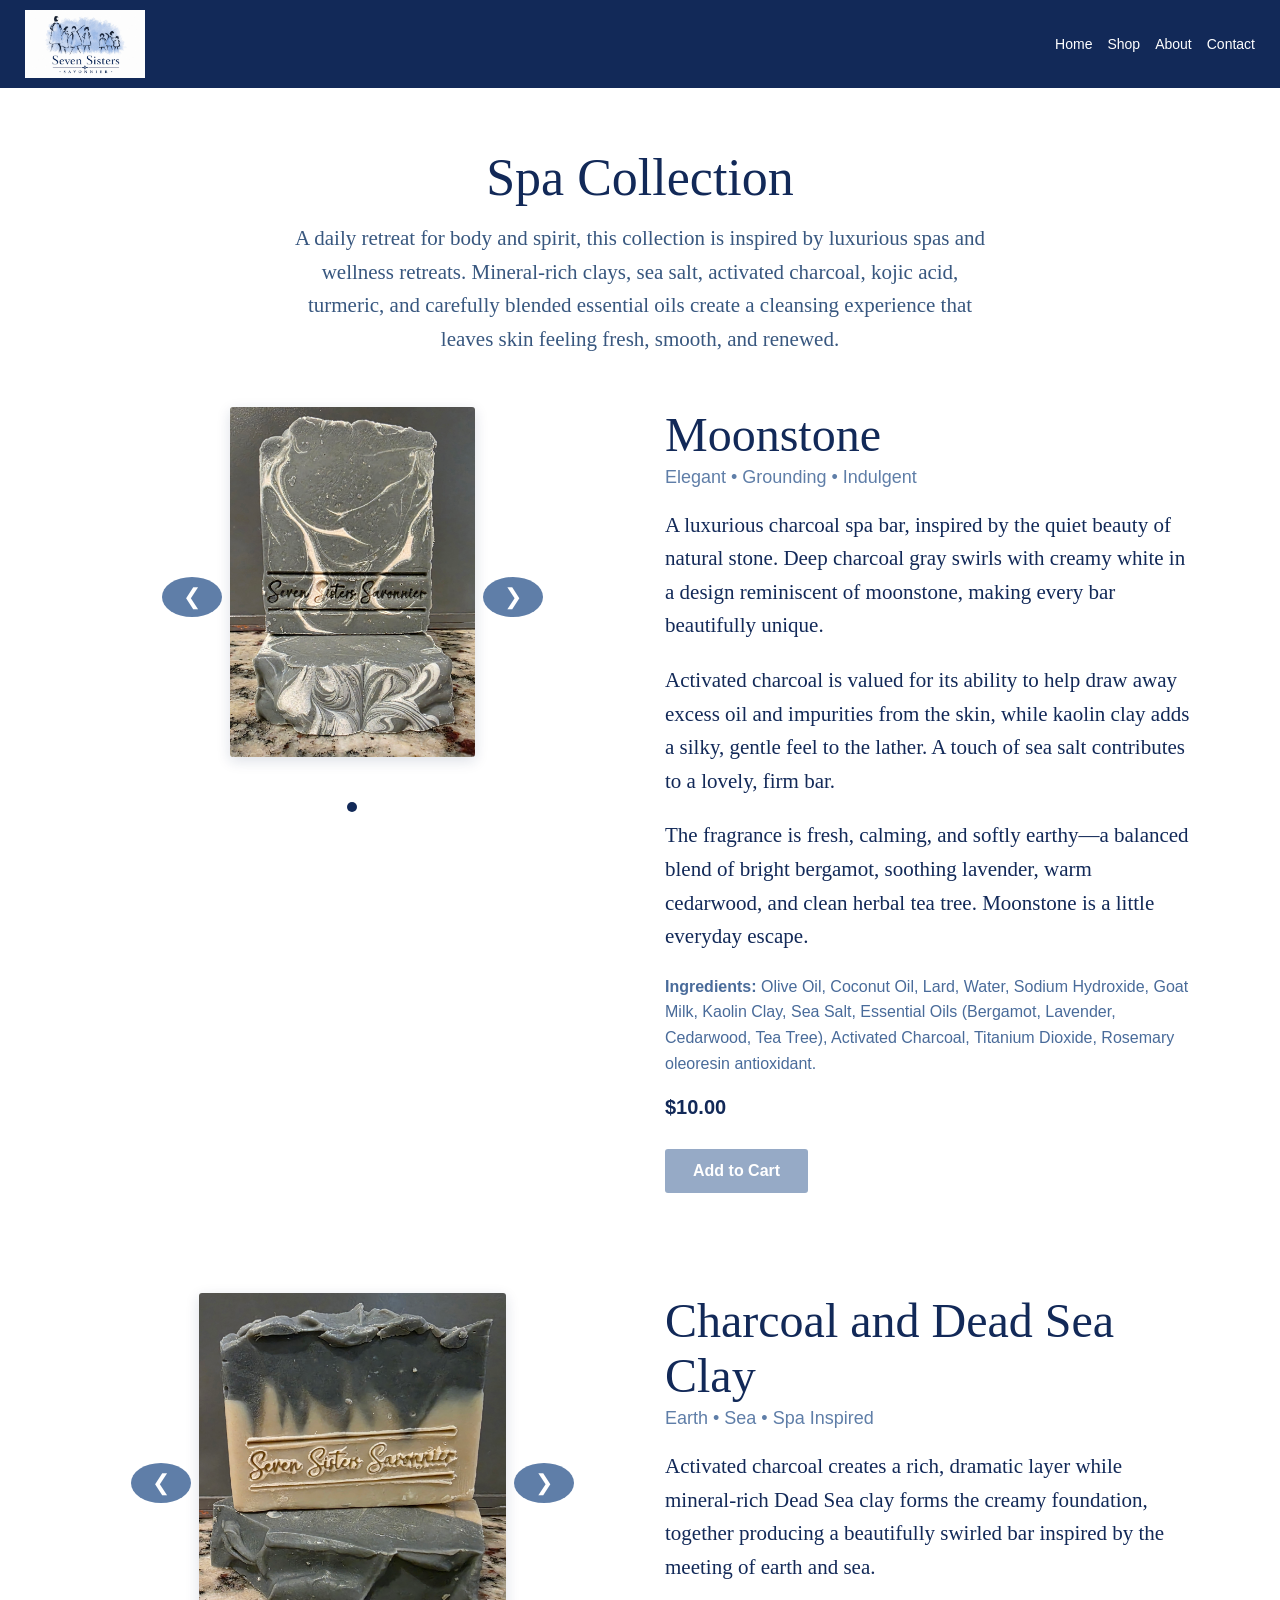
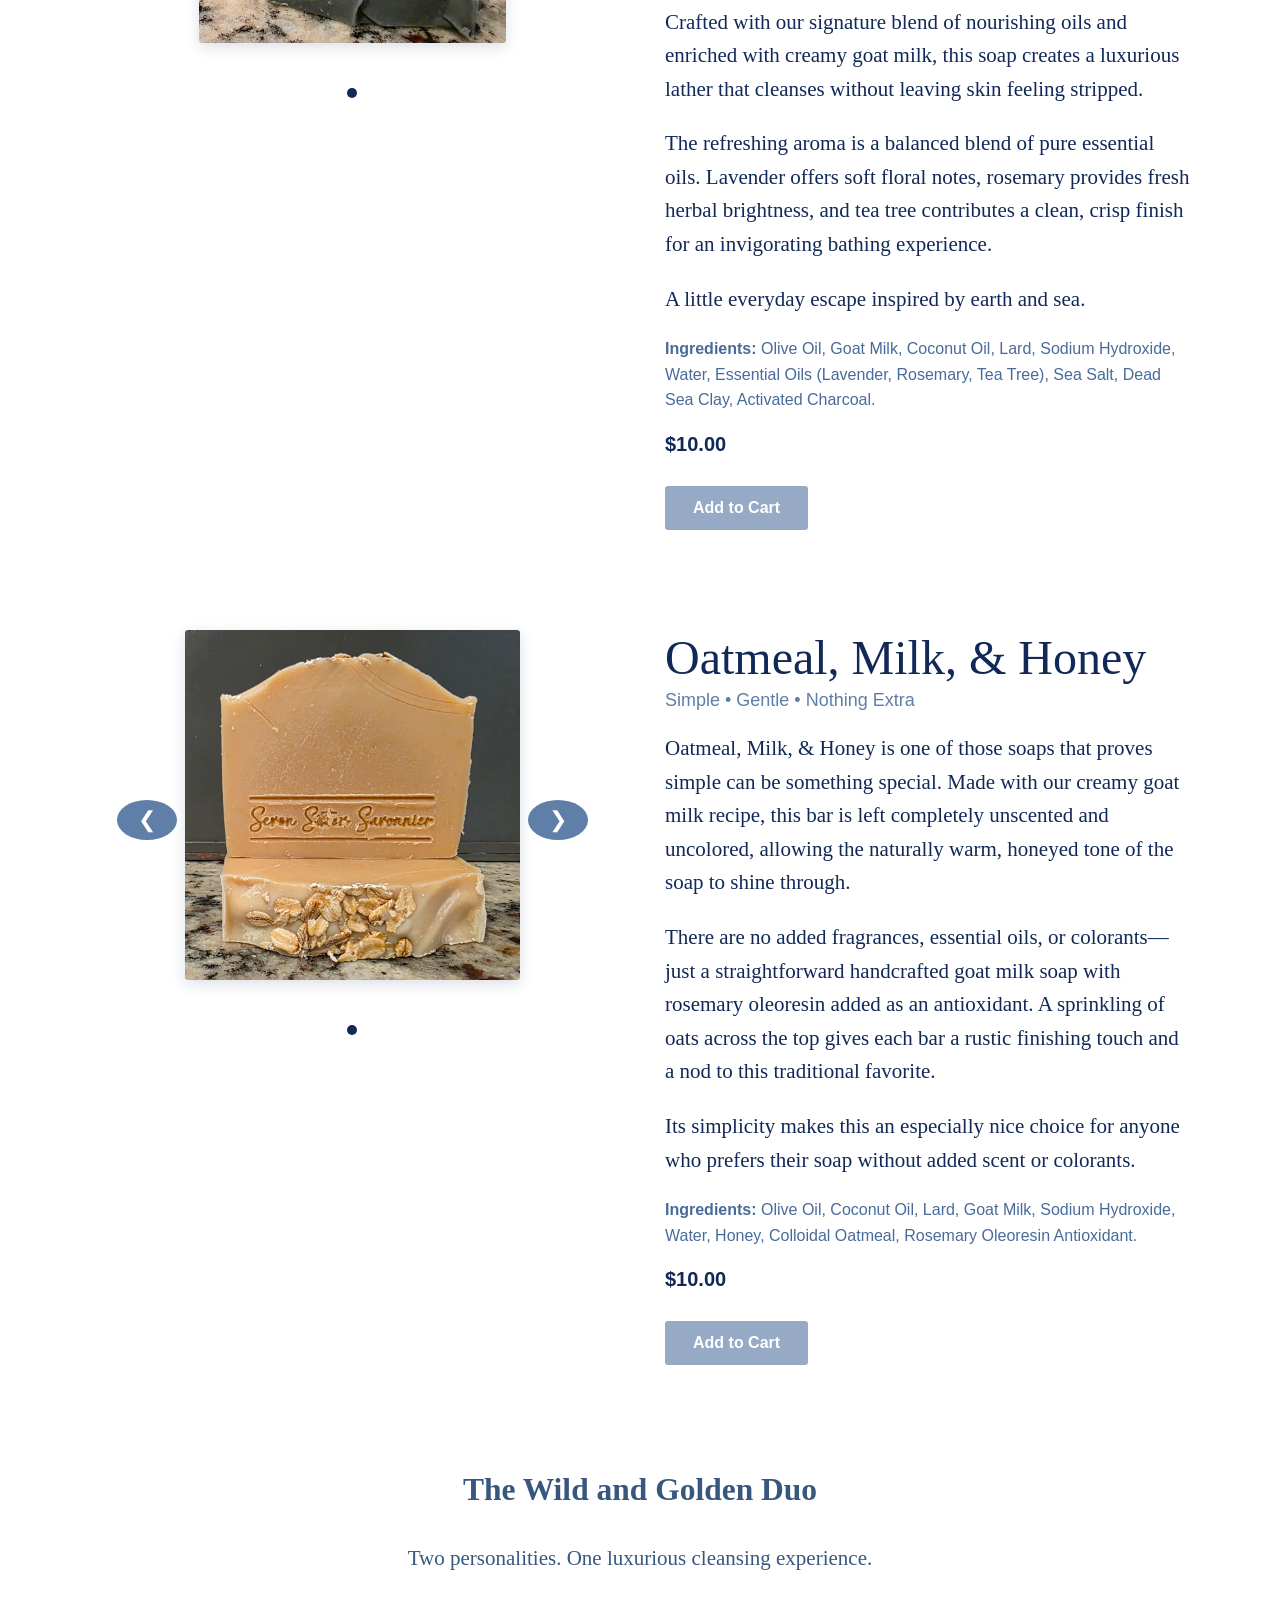
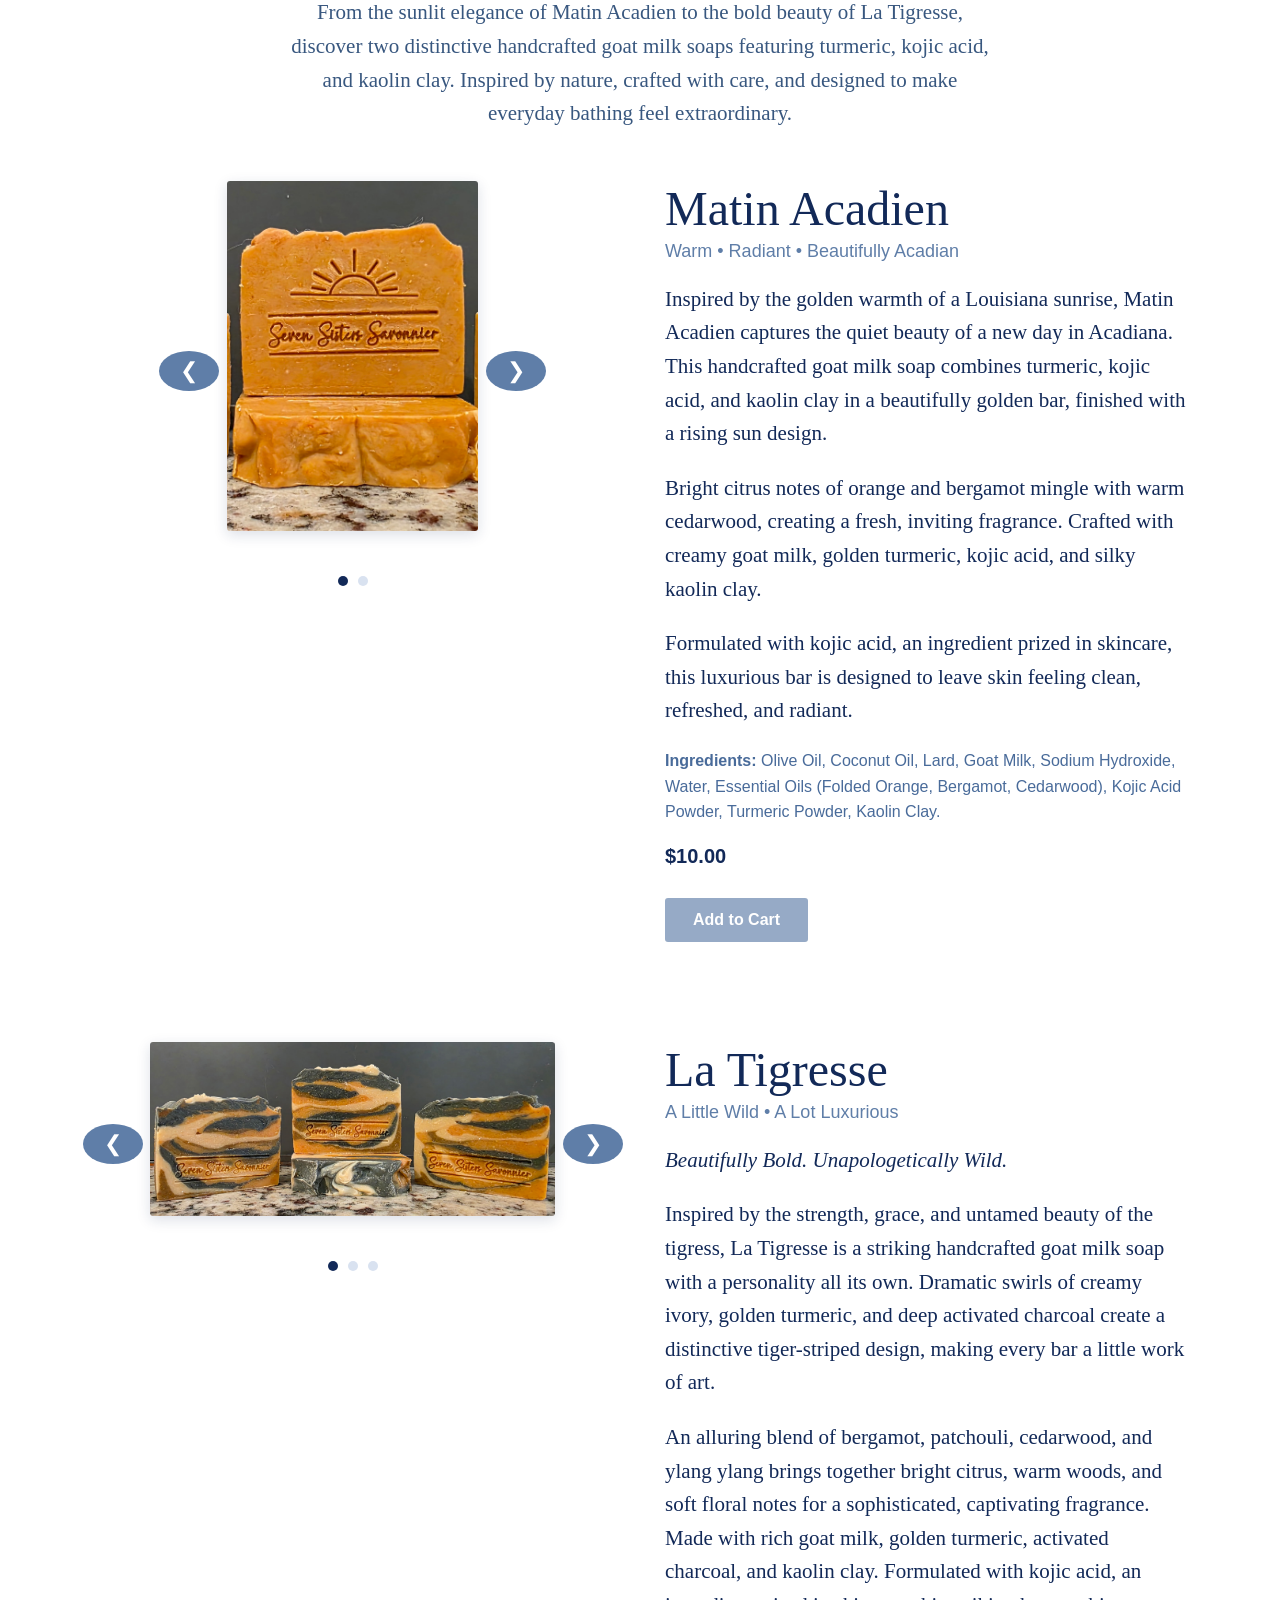
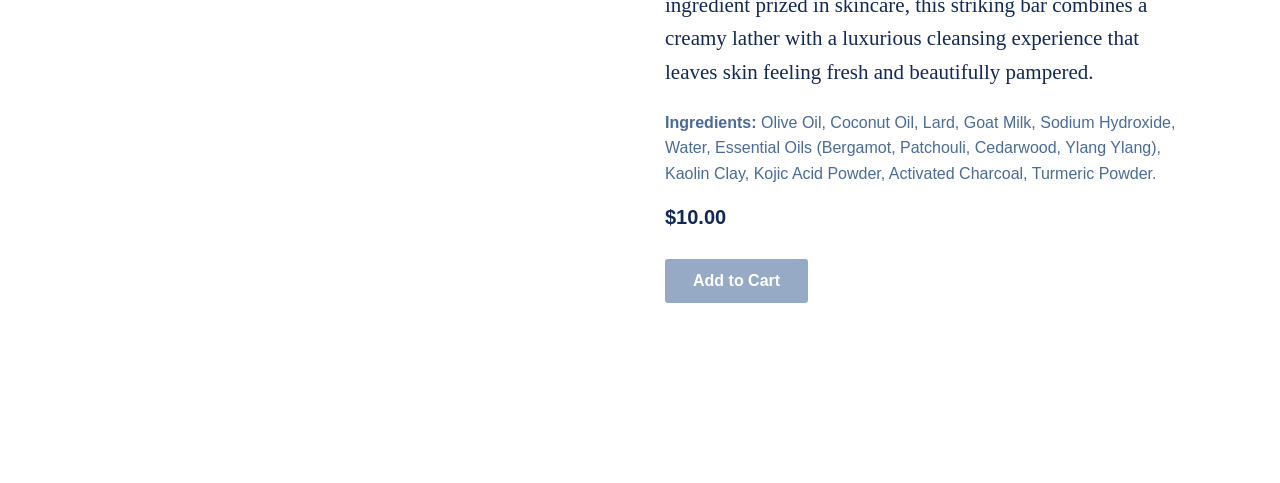
<file: spa-collection.html>
<!DOCTYPE html>
<html lang="en">
<head>
    <meta charset="UTF-8">
    <meta name="viewport" content="width=device-width, initial-scale=1.0">
    <title>Spa Collection | Seven Sisters Savonnier</title>
    <link rel="stylesheet" href="style.css">
</head>
<body>
<nav class="secondary-nav">
    <img src="images/logo.jpg" alt="Seven Sisters Savonnier logo" class="logo">

    <ul>
        <li><a href="index.html">Home</a></li>
        <li><a href="shop.html">Shop</a></li>
        <li><a href="index.html#seven-sisters-difference">About</a></li>
        <li><a href="index.html#contact">Contact</a></li>
    </ul>
</nav>
<main class="collection-page">
    <h1> Spa Collection</h1>
    <p class="collection-intro">
    A daily retreat for body and spirit, this collection is inspired
    by luxurious spas and wellness retreats. Mineral-rich clays, sea
    salt, activated charcoal, kojic acid, turmeric, and carefully
    blended essential oils create a cleansing experience that leaves
    skin feeling fresh, smooth, and renewed.
    </p>

    <div class="collection-soap">

        <div class="soap-gallery">

            <button class="soap-gallery-arrow soap-gallery-prev"
                type="button" aria-label="Previous photo">
                &#10094;
            </button>

            <div class="soap-gallery-image">
                <img src="images/moonstone.jpg"
                 alt="Moonstone charcoal handmade soap">
            </div>

            <button class="soap-gallery-arrow soap-gallery-next"
                type="button" aria-label="Next photo">
             &#10095;
         </button>

            <div class="soap-gallery-dots">
                 <button type="button" class="soap-gallery-dot active"
                    aria-label="Show photo 1">
                </button>
            </div>

        </div>

        <div class="collection-soap-info">
            <h2>Moonstone</h2>

            <p class="product-tagline">Elegant • Grounding • Indulgent</p>

            <p class="shop-description">
            A luxurious charcoal spa bar, inspired by the quiet beauty
            of natural stone. Deep charcoal gray swirls with creamy white
            in a design reminiscent of moonstone, making every bar
            beautifully unique.
            </p>

         <p class="shop-description">
            Activated charcoal is valued for its ability to help draw
            away excess oil and impurities from the skin, while kaolin
            clay adds a silky, gentle feel to the lather. A touch of sea
            salt contributes to a lovely, firm bar.
         </p>

            <p class="shop-description">
            The fragrance is fresh, calming, and softly earthy—a balanced
            blend of bright bergamot, soothing lavender, warm cedarwood,
            and clean herbal tea tree. Moonstone is a little everyday escape.
         </p>
            <p class="ingredients">
            <strong>Ingredients:</strong>
             Olive Oil, Coconut Oil, Lard, Water, Sodium Hydroxide,
             Goat Milk, Kaolin Clay, Sea Salt, Essential Oils
            (Bergamot, Lavender, Cedarwood, Tea Tree), Activated
             Charcoal, Titanium Dioxide, Rosemary oleoresin antioxidant.
         </p>
         <p class="price">$10.00</p>

            <button class="add-to-cart" type="button" disabled>
            Add to Cart
            </button>
     </div>

    </div>
    
    <div class="collection-soap">

      <div class="soap-gallery">

            <button class="soap-gallery-arrow soap-gallery-prev"
                type="button" aria-label="Previous photo">
                &#10094;
            </button>

            <div class="soap-gallery-image">
                <img src="images/charcoal-and-dead-sea-clay.jpg"
                 alt="Charcoal and Dead Sea Clay handmade soap">
            </div>

            <button class="soap-gallery-arrow soap-gallery-next"
                type="button" aria-label="Next photo">
             &#10095;
            </button>

            <div class="soap-gallery-dots">
                <button type="button" class="soap-gallery-dot active"
                    aria-label="Show photo 1">
                </button>
           </div>

        </div>

        <div class="collection-soap-info">
            <h2>Charcoal and Dead Sea Clay</h2>

            <p class="product-tagline">Earth • Sea • Spa Inspired</p>

            <p class="shop-description">
            Activated charcoal creates a rich, dramatic layer while
            mineral-rich Dead Sea clay forms the creamy foundation,
            together producing a beautifully swirled bar inspired
            by the meeting of earth and sea.
            </p>

                <p class="shop-description">
                Crafted with our signature blend of nourishing oils and
                enriched with creamy goat milk, this soap creates a
                luxurious lather that cleanses without leaving skin
                feeling stripped.
                </p>

                <p class="shop-description">
                The refreshing aroma is a balanced blend of pure essential
                oils. Lavender offers soft floral notes, rosemary provides
                fresh herbal brightness, and tea tree contributes a clean,
                crisp finish for an invigorating bathing experience.
                </p>

                <p class="shop-description">
                 A little everyday escape inspired by earth and sea.
                </p>

             <p class="ingredients">
                <strong>Ingredients:</strong>
                Olive Oil, Goat Milk, Coconut Oil, Lard, Sodium Hydroxide,
                 Water, Essential Oils (Lavender, Rosemary, Tea Tree),
                 Sea Salt, Dead Sea Clay, Activated Charcoal.
                </p>

                <p class="price">$10.00</p>

                <button class="add-to-cart" type="button" disabled>
                Add to Cart
                </button>
        </div>

    </div>
    <div class="collection-soap">

         <div class="soap-gallery">

            <button class="soap-gallery-arrow soap-gallery-prev"
                type="button" aria-label="Previous photo">
             &#10094;
            </button>

            <div class="soap-gallery-image">
                <img src="images/oatmeal-milk-and-honey.jpg"
                 alt="Oatmeal, Milk, and Honey handmade goat milk soap">
            </div>

            <button class="soap-gallery-arrow soap-gallery-next"
                type="button" aria-label="Next photo">
            &#10095;
            </button>

         <div class="soap-gallery-dots">
                <button type="button" class="soap-gallery-dot active"
                    aria-label="Show photo 1">
                </button>
         </div>

        </div>

        <div class="collection-soap-info">

            <h2>Oatmeal, Milk, &amp; Honey</h2>

            <p class="product-tagline">
            Simple • Gentle • Nothing Extra
            </p>

            <p class="shop-description">
            Oatmeal, Milk, &amp; Honey is one of those soaps that proves
            simple can be something special. Made with our creamy goat
            milk recipe, this bar is left completely unscented and
            uncolored, allowing the naturally warm, honeyed tone of the
            soap to shine through.
            </p>

            <p class="shop-description">
            There are no added fragrances, essential oils, or colorants—just
            a straightforward handcrafted goat milk soap with rosemary
            oleoresin added as an antioxidant. A sprinkling of oats across
            the top gives each bar a rustic finishing touch and a nod to
            this traditional favorite.
            </p>

            <p class="shop-description">
            Its simplicity makes this an especially nice choice for
            anyone who prefers their soap without added scent or colorants.
            </p>

            <p class="ingredients">
            <strong>Ingredients:</strong>
            Olive Oil, Coconut Oil, Lard, Goat Milk, Sodium Hydroxide,
            Water, Honey, Colloidal Oatmeal, Rosemary Oleoresin Antioxidant.
            </p>

            <p class="price">$10.00</p>

            <button class="add-to-cart" type="button" disabled>
            Add to Cart
            </button>

        </div>

    </div>
    <div class="collection-intro">

        <h2>The Wild and Golden Duo</h2>

        <p class="product-tagline">
        Two personalities. One luxurious cleansing experience.
        </p>

         <p>
            From the sunlit elegance of Matin Acadien to the bold beauty
            of La Tigresse, discover two distinctive handcrafted goat
            milk soaps featuring turmeric, kojic acid, and kaolin clay.
            Inspired by nature, crafted with care, and designed to make
            everyday bathing feel extraordinary.
        </p>

    </div>
    
    <div class="collection-soap">

        <div class="soap-gallery">

            <button class="soap-gallery-arrow soap-gallery-prev"
                type="button" aria-label="Previous photo">
             &#10094;
            </button>

            <div class="soap-gallery-image">
                <img src="images/matin-acadien2.jpg"
                 alt="Matin Acadien golden handmade goat milk soap">
            </div>

            <button class="soap-gallery-arrow soap-gallery-next"
                type="button" aria-label="Next photo">
                &#10095;
            </button>

            <div class="soap-gallery-dots">
                <button type="button" class="soap-gallery-dot active"
                    aria-label="Show photo 1"></button>
                <button type="button" class="soap-gallery-dot"
                    aria-label="Show photo 2"></button>
            </div>

        </div>

        <div class="collection-soap-info">

            <h2>Matin Acadien</h2>

            <p class="product-tagline">
            Warm • Radiant • Beautifully Acadian
            </p>

            <p class="shop-description">
            Inspired by the golden warmth of a Louisiana sunrise,
            Matin Acadien captures the quiet beauty of a new day
            in Acadiana. This handcrafted goat milk soap combines
            turmeric, kojic acid, and kaolin clay in a beautifully
            golden bar, finished with a rising sun design.
            </p>

            <p class="shop-description">
            Bright citrus notes of orange and bergamot mingle with
            warm cedarwood, creating a fresh, inviting fragrance.
            Crafted with creamy goat milk, golden turmeric, kojic
            acid, and silky kaolin clay.
            </p>

            <p class="shop-description">
            Formulated with kojic acid, an ingredient prized in
            skincare, this luxurious bar is designed to leave skin
            feeling clean, refreshed, and radiant.
            </p>

            <p class="ingredients">
            <strong>Ingredients:</strong>
            Olive Oil, Coconut Oil, Lard, Goat Milk, Sodium Hydroxide,
            Water, Essential Oils (Folded Orange, Bergamot, Cedarwood),
            Kojic Acid Powder, Turmeric Powder, Kaolin Clay.
            </p>

         <p class="price">$10.00</p>

            <button class="add-to-cart" type="button" disabled>
            Add to Cart
            </button>

        </div>

    </div>
    
    <div class="collection-soap">
        <div class="soap-gallery">
            <button class="soap-gallery-arrow soap-gallery-prev" type="button" aria-label="Previous photo">&#10094;</button>

            <div class="soap-gallery-image">
                <img src="images/la-tigresse.jpeg" alt="La Tigresse handcrafted goat milk soap">
            </div>

            <button class="soap-gallery-arrow soap-gallery-next" type="button" aria-label="Next photo">&#10095;</button>

            <div class="soap-gallery-dots">
                <button class="soap-gallery-dot active" type="button" aria-label="Photo 1"></button>
                <button class="soap-gallery-dot" type="button" aria-label="Photo 2"></button>
                <button class="soap-gallery-dot" type="button" aria-label="Photo 3"></button>
            </div>
        </div>

        <div class="collection-soap-info">
            <h2>La Tigresse</h2>
            <p class="product-tagline">A Little Wild • A Lot Luxurious</p>

            <p class="shop-description"><em>Beautifully Bold. Unapologetically Wild.</em></p>

            <p class="shop-description">Inspired by the strength, grace, and untamed beauty of the tigress, La Tigresse is a striking handcrafted goat milk soap with a personality all its own. Dramatic swirls of creamy ivory, golden turmeric, and deep activated charcoal create a distinctive tiger-striped design, making every bar a little work of art.</p>

            <p class="shop-description">An alluring blend of bergamot, patchouli, cedarwood, and ylang ylang brings together bright citrus, warm woods, and soft floral notes for a sophisticated, captivating fragrance. Made with rich goat milk, golden turmeric, activated charcoal, and kaolin clay. Formulated with kojic acid, an ingredient prized in skincare, this striking bar combines a creamy lather with a luxurious cleansing experience that leaves skin feeling fresh and beautifully pampered.</p>

            <p class="ingredients"><strong>Ingredients:</strong> Olive Oil, Coconut Oil, Lard, Goat Milk, Sodium Hydroxide, Water, Essential Oils (Bergamot, Patchouli, Cedarwood, Ylang Ylang), Kaolin Clay, Kojic Acid Powder, Activated Charcoal, Turmeric Powder.</p>

            <p class="price">$10.00</p>
            <button class="add-to-cart" type="button" disabled>Add to Cart</button>
        </div>
    </div>

</main>

<script>
    const soapPhotosByProduct = {
        'Moonstone': [
            'images/moonstone.jpg'
        ],
        'Charcoal and Dead Sea Clay': [
            'images/charcoal-and-dead-sea-clay.jpg'
        ],
        'Oatmeal, Milk, & Honey': [
            'images/oatmeal-milk-and-honey.jpg'
        ],
        'Matin Acadien': [
            'images/matin-acadien2.jpg',
            'images/matin-acadien.jpeg'
        ],
        'La Tigresse': [
            'images/la-tigresse.jpeg',
            'images/la-tigresse1.jpg',
            'images/la-tigresse3.jpg'
        ]
    };

    document.querySelectorAll('.soap-gallery').forEach((gallery) => {
        const productName = gallery.closest('.collection-soap')
            .querySelector('.collection-soap-info h2')
            .textContent.trim();

        const soapPhotos = soapPhotosByProduct[productName];

        if (!soapPhotos) return;

        let currentSoapPhoto = 0;

        const soapImage = gallery.querySelector('.soap-gallery-image img');
        const previousButton = gallery.querySelector('.soap-gallery-prev');
        const nextButton = gallery.querySelector('.soap-gallery-next');
        const soapDots = gallery.querySelectorAll('.soap-gallery-dot');

        function showSoapPhoto(index) {
            currentSoapPhoto = index;
            soapImage.src = soapPhotos[currentSoapPhoto];

            soapDots.forEach((dot, i) => {
                dot.classList.toggle('active', i === currentSoapPhoto);
            });
        }

        previousButton.addEventListener('click', () => {
            const previousIndex =
                (currentSoapPhoto - 1 + soapPhotos.length) % soapPhotos.length;
            showSoapPhoto(previousIndex);
        });

        nextButton.addEventListener('click', () => {
            const nextIndex =
                (currentSoapPhoto + 1) % soapPhotos.length;
            showSoapPhoto(nextIndex);
        });

        soapDots.forEach((dot, i) => {
            dot.addEventListener('click', () => showSoapPhoto(i));
        });

        showSoapPhoto(0);
    });
</script>

</body>
</html>
</file>
<file: style.css>
body {
    margin: 0;
    font-family:'Lato', sans-serif;
    background-color: #FFFFFF;
}

nav {
    display: flex;
    justify-content: space-between;
    align-items: center;
    background-color: #122958;
    color: #FFFFFF;
    padding: 20px 40px;
    position: sticky;
    top: 0;
    z-index: 1000;
    transition: padding 0.3s ease;
}
nav ul {
    display: flex;
    list-style: none;
    gap: 25px;
    margin: 0;
    padding: 0;
}
nav li {
    font-family: 'Lato', sans-serif;
    font-size: 16px;
}
nav a {
    color: #FFFFFF;
    text-decoration: none;
    font-family: 'Lato', sans-serif;
    font-size: 16px;
}
nav a:hover {
    color: #5F7EA8;
}
.hero {
    text-align:center;
    padding: 50px 20px 25px;
}
.hero h1 {
    color: #122958;
    font-size: 48px;
    font-family: 'Cormorant Garamond', serif;
}
.hero p {
    font-size: 22px;
    color: #496B9A;
}
button {
    margin-top: 30px;
    padding: 15px 30px;
    font-size: 18px;
    background-color: #5F7EA8;
    color: white;
    border: none;
    cursor: pointer;
}
button:hover {
    background-color: #1F3B73;
}
.logo {
    width: 180px;
    height: auto;
    transition: width 0.3s ease;
}
.hero-logo {
    width: 800px;
    height: auto;
    margin-bottom: 20px;
}
.product-card img {
    width: 100%;
    height: 300px;
    object-fit: cover;
}
.product-card {
    text-align: center;
    padding: 20px;
    border: 1px solid #d9e2f0;
    margin: 20px;
    display: flex;
    flex-direction:column;
}
.product-grid {
    display: grid;
    grid-template-columns: repeat(3, 1fr);
    gap: 30px;
    max-width:1200px;
    margin: 0 auto;
}
.product-card h3 {
    font-family: 'Cormorant Garamond', serif;
    color: #122958;
    font-size: 35px;
    margin: 15px 0 5px;
}
.product-card p {
    font-family: 'Lato', sans-serif;
    color: #496B9A;
    font-size: 17px;
    margin: 5px 0 10px;
}
.product-card .description {
    flex: 1;
}
.product-card .price {
    font-family: 'Lato', sans-serif;
    color: #122958;
    font-size: 20px;
    font-weight: 700;
    margin: 10px 0;
}
.product-card button {
    background-color: #5F7EA8;
    color: #ffffff;
    border: none;
    padding: 10px 22px;
    font-size: 16px;
    cursor: pointer;
    margin-top: auto;
}
.product-card button:hover {
    background-color: #122958;
}
.brand-intro {
    text-align: center;
    padding: 35px 20px 60px;
    border-bottom: 3px solid #D9E2F0;
}
.brand-intro h2 {
    font-family: 'Cormorant Garamond', serif;
    color:#122958;
    font-size: 42px;
    margin-bottom: 15px;
}
.brand-intro p {
    font-family: 'Lato', sans-serif;
    color: #496B9A;
    font-size: 18px;
    max-width: 700px;
    margin: 0 auto;
    line-height: 1.6;
}
.brand-intro button {
    background-color: #5F7EA8;
    border: none;
    padding: 12px 26px;
    font-family: 'Lato', sans-serif;
    font-size: 16px;
    cursor: pointer;
    margin-top: 25px;
}
.brand-intro button:hover {
    background-color:#122958;
}
.brand-highlights {
    display:grid;
    grid-template-columns: repeat(3,1fr);
    gap: 40px;
    max-width:900px;
    margin: 40px auto 80px;
    text-align: center;
}
.brand-highlights h3 {
    font-family: 'Cormorant Garamond', serif;
    color: #122958;
    font-size: 30px;
    margin: 0 0 10px;
}
.brand-highlights p {
    font-family: 'Lato', sans-serif;
    color: #496B9A;
    font-size: 16px;
    line-height: 1.6;
    margin: 0;
}
.seven-sisters-difference {
    padding: 80px 40px;
    text-align: left;
    max-width: 1100px;
    margin: 0 auto;
}
.seven-sisters-difference h2 {
    font-family: 'Cormorant Garamond', serif;
    color: #122958;
    font-size: 52px;
    font-weight: 500;
    margin: 0 0 20px;
}
.seven-sisters-difference ul {
    margin: 0;
    padding-left: 45px;
}
.seven-sisters-difference li {
    font-family: 'Cormorant Garamond', serif;
    color:#122958;
    font-size: 24px;
    line-height: 1.5;
}
.contact {
    text-align: center;
    padding: 60px 20px;
    border-top: 3px solid #D9E2F0;
}

.contact h2 {
    font-family: 'Cormorant Garamond', serif;
    color: #122958;
    font-size: 42px;
    margin-bottom: 20px;
}

.contact p {
    font-family: 'Cormorant Garamond', sans-serif;
    color: #496B9A;
    font-size: 18px;
    line-height: 1.8;
}

.contact a {
    color: #5F7EA8;
    text-decoration: none;
}

.contact a:hover {
    color: #122958;
    text-decoration: underline;
}
@media (max-width: 768px) {

    nav {
        flex-direction: column;
        padding: 15px 20px;
    }

    nav ul {
        flex-wrap: wrap;
        justify-content: center;
        gap: 15px;
        margin-top: 15px;
    }

    .logo {
        width: 150px;
    }

    .hero {
        padding: 35px 20px 25px;
    }

    .hero-logo {
        width: 100%;
        max-width: 500px;
    }

    .hero h1 {
        font-size: 38px;
    }

    .hero p {
        font-size: 19px;
    }

    .product-grid {
        grid-template-columns: 1fr;
        gap: 20px;
        padding: 0 20px;
    }

    .product-card {
        margin: 10px 0;
    }

    .seven-sisters-difference {
        padding: 60px 25px;
    }

    .seven-sisters-difference h2 {
        font-size: 42px;
    }

    .seven-sisters-difference li {
        font-size: 21px;
    }
}
.shop-page {
    text-align: center;
    padding: 70px 20px;
}

.shop-page h1 {
    font-family: 'Cormorant Garamond', serif;
    color: #122958;
    font-size: 52px;
    margin-bottom: 15px;
}

.shop-page > p {
    font-family: 'Lato', sans-serif;
    color: #496B9A;
    font-size: 19px;
    max-width: 700px;
    margin: 0 auto;
    line-height: 1.6;
}
.ingredients {
    font-family: 'Lato', sans-serif;
    color: #496B9A;
    font-size: 15px;
    line-height: 1.6;
    margin-top: 20px;
}
.shop-product {
    display: grid;
    grid-template-columns: 1fr 1fr;
    gap: 50px;
    max-width: 1100px;
    margin: 40px auto 80px;
    padding: 0 20px;
    align-items: start;
}

.shop-product img {
    width: 100%;
    max-width: 500px;
    height: auto;
    display: block;
    margin: 0 auto;
}

.shop-product-info h2 {
    font-family: 'Cormorant Garamond', serif;
    color: #122958;
    font-size: 48px;
    margin: 0 0 5px;
}

.shop-product-info .product-tagline {
    font-family: 'Lato', sans-serif;
    color: #5F7EA8;
    font-size: 18px;
    margin: 0 0 20px;
}

.shop-description {
    font-family: 'Cormorant Garamond', sans-serif;
    color: #122958;
    font-size: 25px;
    line-height: 1.7;
    margin-bottom: 18px;
}
@media (max-width: 768px) {

    .shop-product {
        grid-template-columns: 1fr;
        gap: 30px;
        padding: 0 20px;
    }

    .shop-product img {
        max-width: 100%;
    }

    .shop-product-info h2 {
        font-size: 42px;
    }

    .shop-description {
        font-size: 21px;
    }
}    
.shopping-message {
    font-family: 'Cormorant Garamond', serif;
    color: #FFFFFF;
    font-size: 20px;
    font-style: italic;
    margin: 0;
    white-space: nowrap;
    transition: font-size 0.3s ease;
}
.featured-soaps {
    padding: 70px 20px 80px;
    text-align: center;
}

.featured-soaps h2 {
    font-family: 'Cormorant Garamond', serif;
    color: #122958;
    font-size: 48px;
    font-weight: 500;
    margin: 0 0 40px;
}
.custom-soaps {
    text-align: center;
    padding: 60px 20px;
    border-top: 3px solid #D9E2F0;
    border-bottom: 3px solid #D9E2F0;
}

.custom-soaps h2 {
    font-family: 'Cormorant Garamond', serif;
    color: #122958;
    font-size: 46px;
    font-weight: 500;
    margin: 0 0 20px;
}

.custom-soaps p {
    font-family: 'Cormorant Garamond', serif;
    color: #122958;
    font-size: 21px;
    font-weight: 600;
    line-height: 1.6;
    max-width: 750px;
    margin: 0 auto 15px;
}

.custom-soaps .custom-order-note {
    font-weight: 600;
}

.custom-soaps a {
    color: #5F7EA8;
    text-decoration: none;
}

.custom-soaps a:hover {
    color: #122958;
    text-decoration: underline;
}
/* Smaller navigation when scrolling */
nav.scrolled {
    padding: 10px 30px;
}

nav.scrolled .logo {
    width: 120px;
}

nav.scrolled .shopping-message {
    font-size: 16px;
}

nav.scrolled ul {
    gap: 20px;
}

nav.scrolled a {
    font-size: 15px;
}
.collections {
    text-align: center;
    padding: 45px 15px 70px;
}

.collections h2 {
    font-family: 'Cormorant Garamond', serif;
    color: #122958;
    font-size: 42px;
    margin-bottom: 30px;
}

.collection-carousel {
    display: grid;
    grid-template-columns: 50px minmax(0, 1fr) 50px;
    align-items: center;
    gap: 15px;
    max-width: 600px;
    margin: 0 auto;
}

.collection-card-wrapper {
    width: 100%;
    height: 280px;
    display: flex;
    align-items: flex-start;
    justify-content: center;
}

.collection-card {
    display: block;
    width: 100%;
    max-width: 280px;
    height: 280px;
    background-color: #FFFFFF;
    border: 1px solid #D9E2F0;
    box-shadow: 0 10px 20px rgba(18, 41, 88, 0.20);
    text-decoration: none;
    transition: transform 0.2s ease, box-shadow 0.2s ease;
}

.collection-card h3 {
    font-family: 'Cormorant Garamond', serif;
    color: #122958;
    font-size: 30px;
    line-height: 1.05;
    margin: 15px 10px;
}

.collection-card img {
    display: block;
    width: 100%;
    height: 175px;
    object-fit: contain;
}

.collection-card:hover {
    transform: translateY(-5px);
    box-shadow: 0 15px 28px rgba(18, 41, 88, 0.28);
}

.collection-arrow {
    width: 45px;
    height: 45px;
    border: none;
    border-radius: 50%;
    background-color: #5F7EA8;
    color: #FFFFFF;
    font-size: 25px;
    cursor: pointer;
    display: flex;
    align-items: center;
    justify-content: center;
}

.collection-arrow:hover {
    background-color: #122958;
}
.secondary-nav {
    padding: 10px 25px;
}

.secondary-nav .logo {
    width: 120px;
}

.secondary-nav ul {
    gap: 15px;
}

.secondary-nav a {
    font-size: 14px;
}
.collection-page {
    text-align: center;
    padding: 60px 20px 80px;
}

.collection-page h1 {
    font-family: 'Cormorant Garamond', serif;
    color: #122958;
    font-size: 52px;
    font-weight: 500;
    margin: 0 0 15px;
}

.collection-intro {
    font-family: 'Cormorant Garamond', serif;
    color: #38577F;
    font-size: 21px;
    line-height: 1.6;
    max-width: 700px;
    margin: 0 auto 50px;
}

.collection-soap {
    display: grid;
    grid-template-columns: 1fr 1fr;
    gap: 50px;
    max-width: 1100px;
    margin: 0 auto 100px;
    padding: 0 20px;
    align-items: start;
}

.collection-soap img {
    width: 100%;
    max-width: 500px;
    height: auto;
    display: block;
    margin: 0 auto;
}

.collection-soap-info {
    text-align: left;
}

.collection-soap-info h2 {
    font-family: 'Cormorant Garamond', serif;
    color: #122958;
    font-size: 48px;
    font-weight: 500;
    margin: 0 0 5px;
}

.collection-soap-info .product-tagline {
    font-family: 'Lato', sans-serif;
    color: #5F7EA8;
    font-size: 18px;
    margin: 0 0 20px;
}

.collection-soap-info .shop-description {
    font-family: 'Cormorant Garamond', serif;
    color: #122958;
    font-size: 21px;
    line-height: 1.6;
    margin-bottom: 20px;
}

.collection-soap-info .ingredients {
    font-family: 'Lato', sans-serif;
    color: #496B9A;
    font-size: 16px;
    line-height: 1.6;
}

.collection-soap-info .price {
    font-family: 'Lato', sans-serif;
    color: #122958;
    font-size: 20px;
    font-weight: 700;
    margin-top: 20px;
}
.soap-gallery {
    display: grid;
    grid-template-columns: 45px minmax(0, 1fr) 45px;
    grid-template-rows: auto auto;
    align-items: center;
    column-gap: 15px;
    row-gap: 0;
    max-width: 560px;
    margin: 0 auto;
}

.soap-gallery-image {
    grid-column: 2;
    grid-row: 1;
    width: 100%;
    min-width: 0;
}

.soap-gallery-image img {
    display: block;
    width: 100%;
    height: auto;
    max-height: 350px;
    object-fit: contain;
    box-shadow: 0 4px 14px rgba(18, 41, 88, 0.15);
    border-radius: 3px;
}

.soap-gallery-arrow {
    width: 40px;
    height: 40px;
    border: none;
    border-radius: 50%;
    background-color: #5F7EA8;
    color: #FFFFFF;
    font-size: 22px;
    cursor: pointer;
    display: flex;
    align-items: center;
    justify-content: center;
    justify-self: center;
    align-self: center;
    grid-row: 1;
    z-index: 2;
}

.soap-gallery-prev {
    grid-column: 1;
}

.soap-gallery-next {
    grid-column: 3;
}

.soap-gallery-arrow:hover {
    background-color: #122958;
}

.soap-gallery-dots {
    grid-column: 2;
    grid-row: 2;
    display: flex;
    justify-content: center;
    gap: 10px;
    margin-top: 15px;
}

.soap-gallery-dot {
    width: 10px;
    height: 10px;
    padding: 0;
    border: none;
    border-radius: 50%;
    background-color: #D9E2F0;
    cursor: pointer;
}

.soap-gallery-dot.active {
    background-color: #122958;
}
.add-to-cart {
    display: inline-block;
    background-color: #5F7EA8;
    color: #FFFFFF;
    font-family: 'Lato', sans-serif;
    font-size: 16px;
    font-weight: 700;
    padding: 13px 28px;
    border: none;
    border-radius: 3px;
    margin-top: 10px;
    opacity: 0.65;
    cursor: not-allowed;
}
@media (max-width: 768px) {

    .secondary-nav {
        padding: 10px 15px;
    }

    .secondary-nav .logo {
        width: 120px;
    }

    .secondary-nav ul {
        gap: 12px;
        margin-top: 10px;
    }

    .secondary-nav a {
        font-size: 14px;
    }

    .collection-carousel {
        grid-template-columns: 40px minmax(0, 1fr) 40px;
        gap: 8px;
    }

    .collection-card-wrapper {
        height: 330px;
    }

    .collection-card {
        height: 330px;
        max-width: 100%;
    }

    .collection-card h3 {
        font-size: 25px;
        margin: 10px 6px;
    }

    .collection-card img {
        height: 245px;
    }

    .collection-arrow {
        width: 40px;
        height: 40px;
        font-size: 22px;
    }
   .collection-page {
    padding: 45px 20px 60px;
}

.collection-page h1 {
    font-size: 42px;
}

.collection-intro {
    font-size: 19px;
}

.collection-soap {
    grid-template-columns: 1fr;
    gap: 30px;
    padding: 0 20px;
}

.collection-soap-info {
    text-align: center;
}

.collection-soap-info h2 {
    font-size: 40px;
}

.collection-soap-info .shop-description {
    font-size: 20px;
} 
.soap-gallery {
    grid-template-columns: 30px minmax(0, 1fr) 30px;
    column-gap: 12px;
    width: 100%;
    box-sizing: border-box;
}

.soap-gallery-arrow {
    width: 35px;
    height: 35px;
    font-size: 20px;
}
}
</file>
